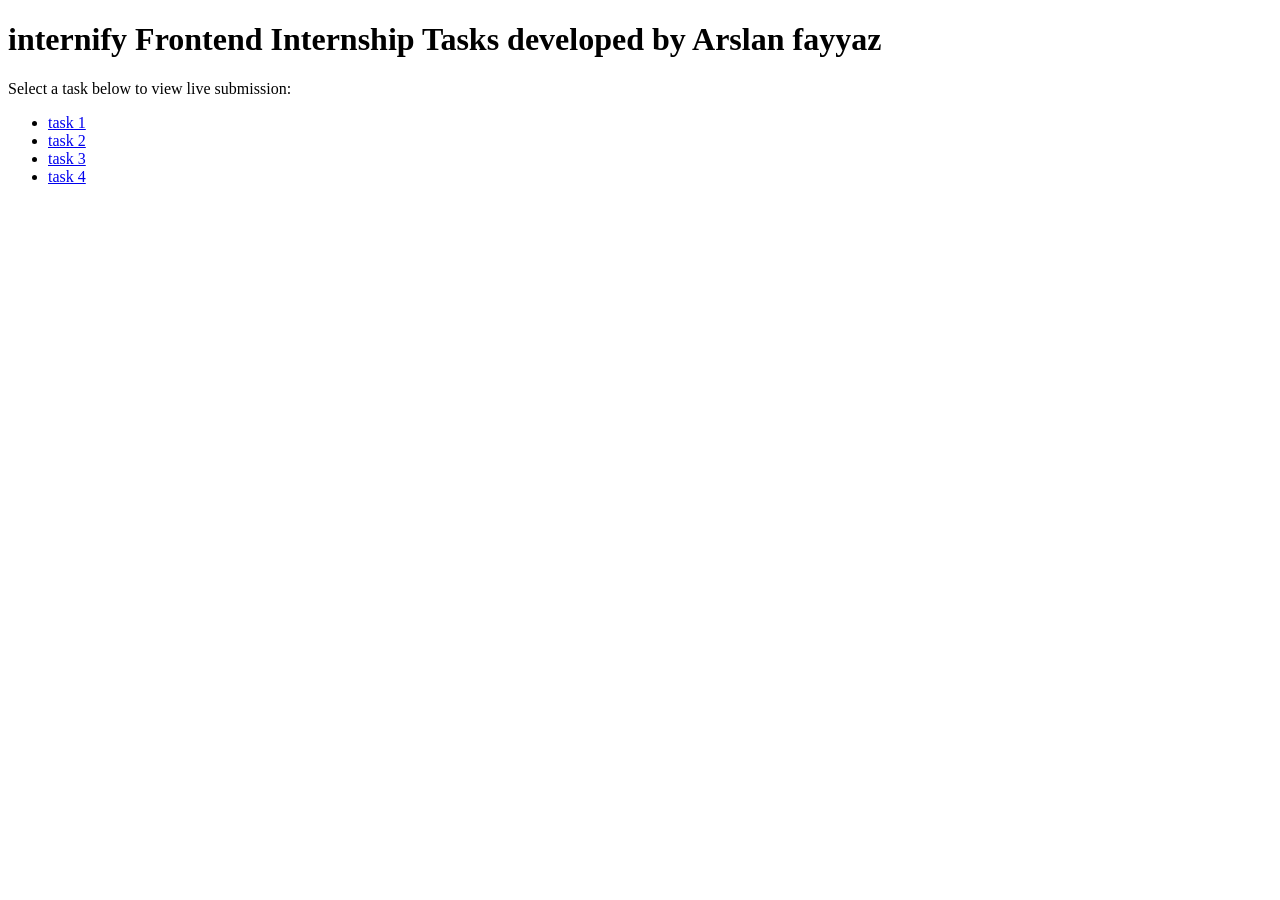
<file: index.html>
<!DOCTYPE html>
<html lang="en">
<head>
    <meta charset="UTF-8">
    <meta name="viewport" content="width=device-width, initial-scale=1.0">
    <title>all Frontend Internship Tasks</title>
</head>
<body>
    <h1>internify Frontend Internship Tasks developed by Arslan fayyaz </h1>
    <p>Select a task below to view live submission:</p>
    
    <ul>
        <li><a href="./task-1/">task 1</a></li>
        <li><a href="./task-2/">task 2</a></li>
        <li><a href="./task-3/">task 3</a></li>
        <li><a href="./task-4/">task 4</a></li>
    </ul>
</body>
</html>
</file>
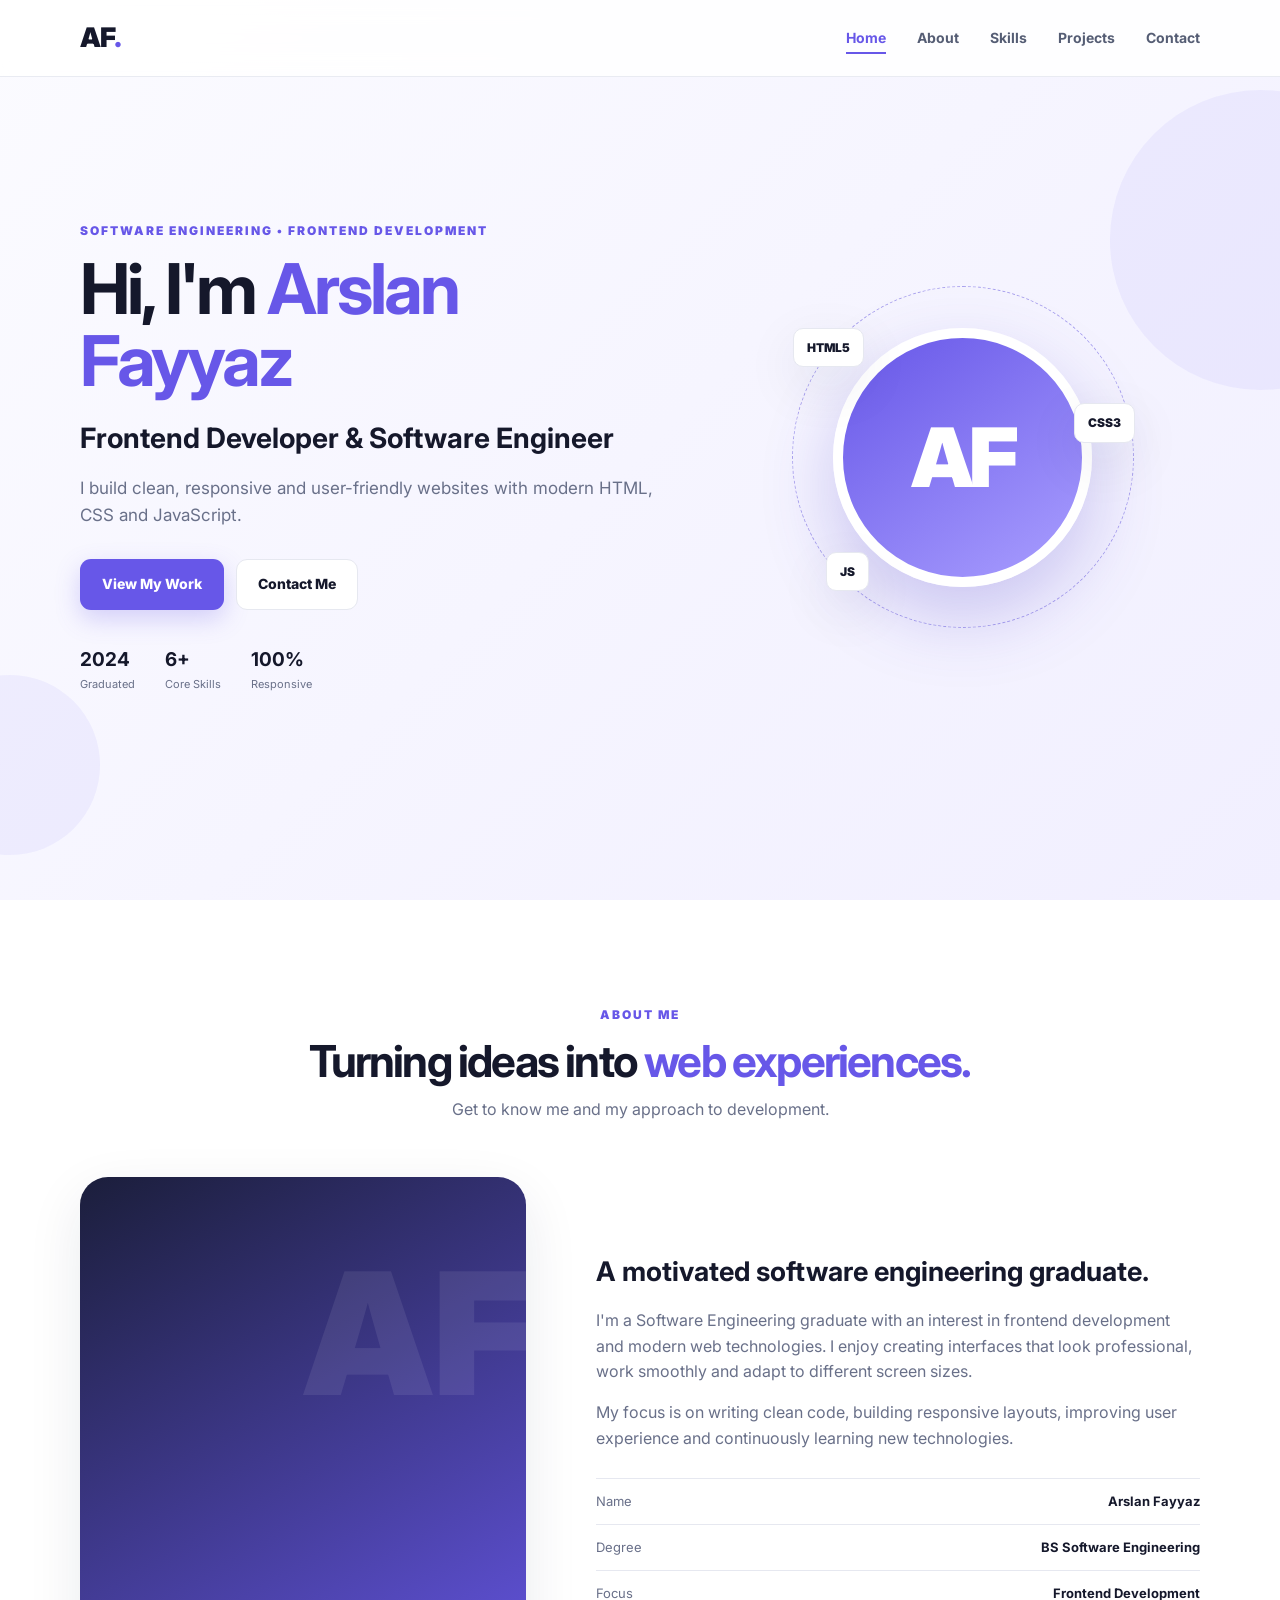
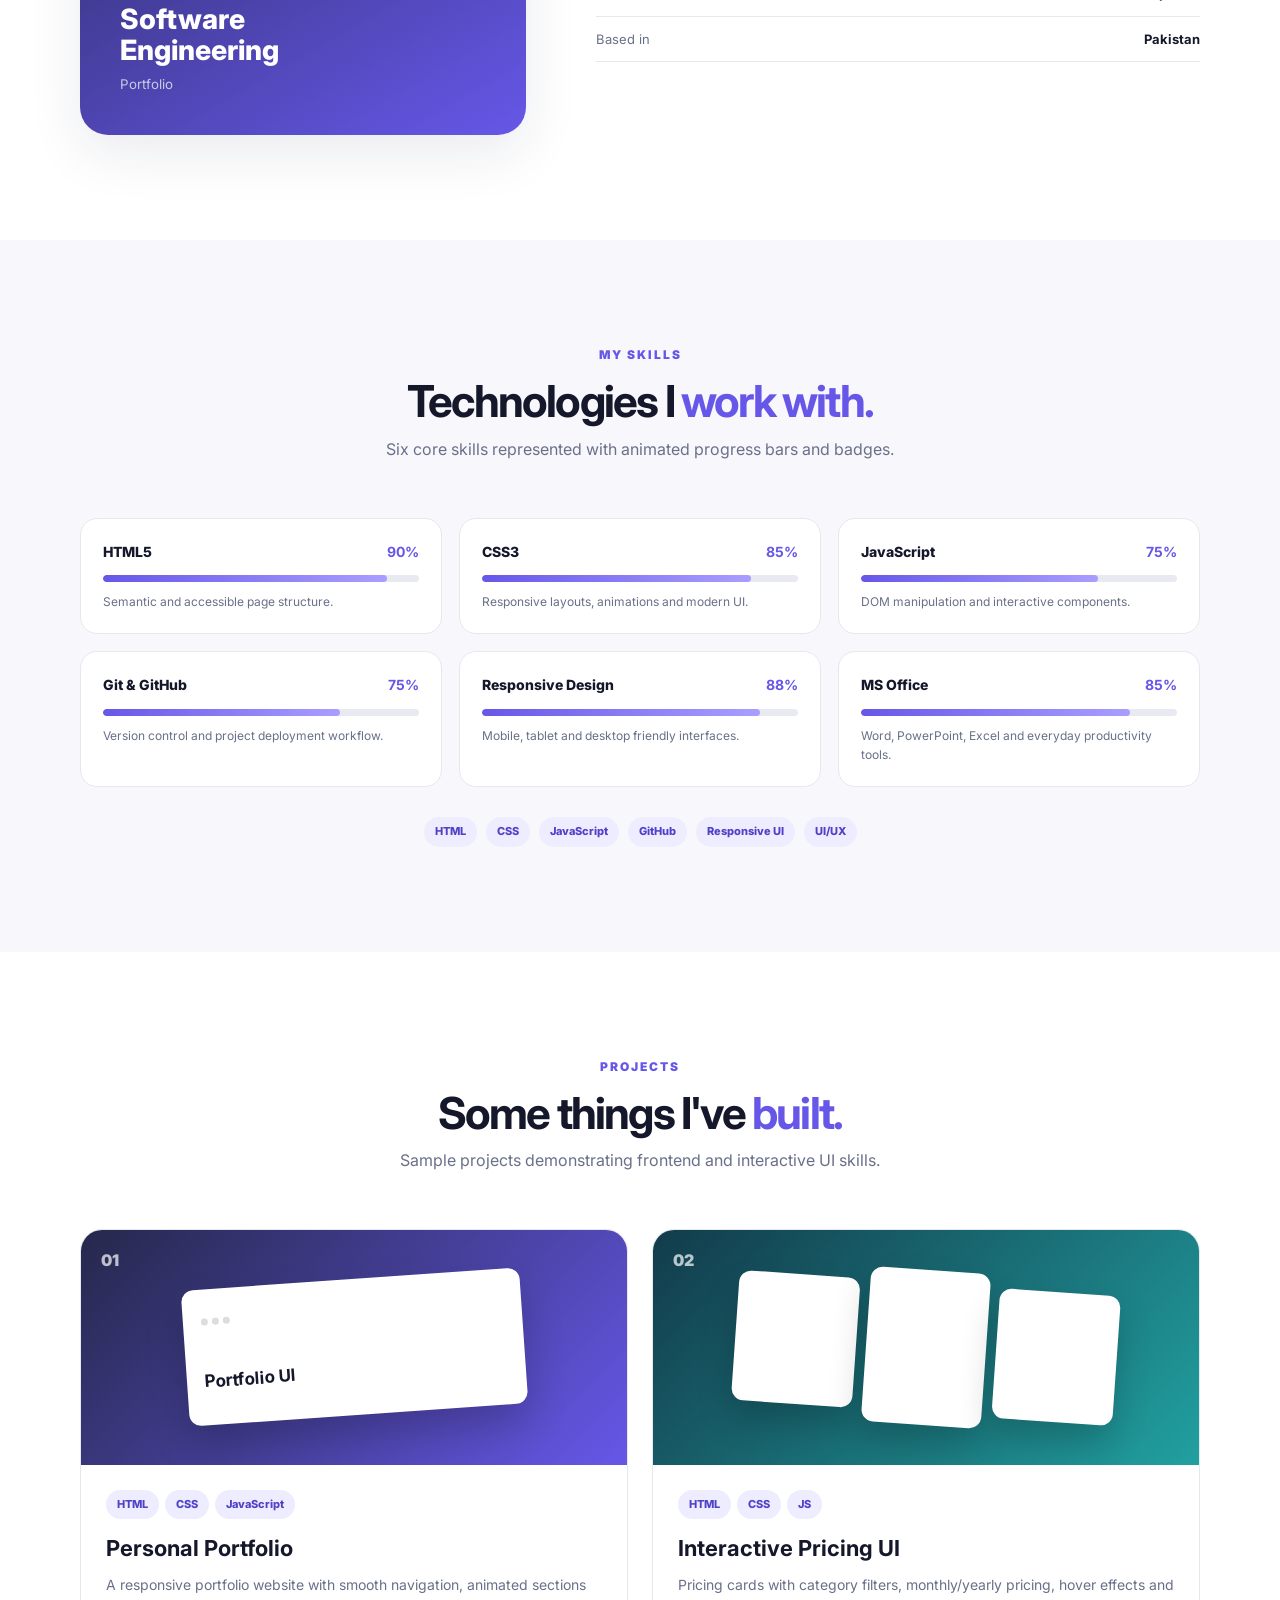
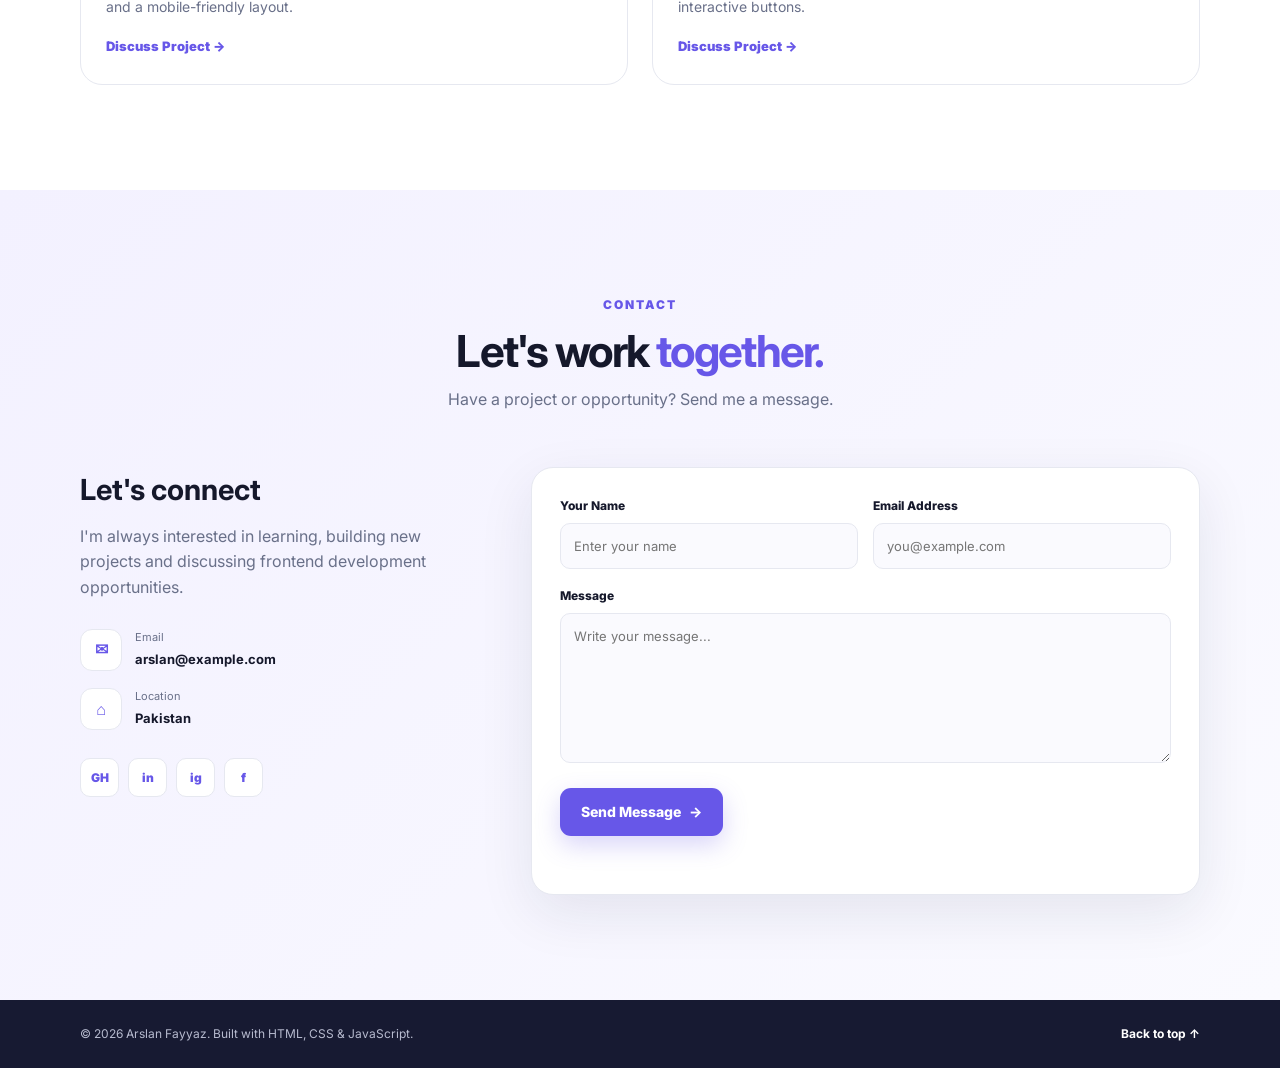
<file: Task-1/index.html>
<!DOCTYPE html>
<html lang="en">
<head>
  <meta charset="UTF-8">
  <meta name="viewport" content="width=device-width, initial-scale=1.0">
  <meta name="description" content="Arslan Fayyaz - Software Engineering Portfolio">
  <title>Arslan Fayyaz | Portfolio</title>
  <link rel="preconnect" href="https://fonts.googleapis.com">
  <link rel="preconnect" href="https://fonts.gstatic.com" crossorigin>
  <link href="https://fonts.googleapis.com/css2?family=Inter:wght@400;500;600;700;800&display=swap" rel="stylesheet">
  <link rel="stylesheet" href="style.css">
</head>
<body>

  <header class="header">
    <nav class="navbar container">
      <a href="#home" class="logo">AF<span>.</span></a>

      <button class="menu-btn" id="menuBtn" aria-label="Open navigation menu" aria-expanded="false">
        <span></span><span></span><span></span>
      </button>

      <ul class="nav-links" id="navLinks">
        <li><a href="#home" class="nav-link active">Home</a></li>
        <li><a href="#about" class="nav-link">About</a></li>
        <li><a href="#skills" class="nav-link">Skills</a></li>
        <li><a href="#projects" class="nav-link">Projects</a></li>
        <li><a href="#contact" class="nav-link">Contact</a></li>
      </ul>
    </nav>
  </header>

  <main>
    <!-- HOME -->
    <section class="hero section" id="home">
      <div class="hero-bg-circle circle-one"></div>
      <div class="hero-bg-circle circle-two"></div>

      <div class="container hero-grid">
        <div class="hero-content reveal">
          <p class="eyebrow">SOFTWARE ENGINEERING • FRONTEND DEVELOPMENT</p>
          <h1>Hi, I'm <span>Arslan Fayyaz</span></h1>
          <h2>Frontend Developer & Software Engineer</h2>
          <p class="hero-text">
            I build clean, responsive and user-friendly websites with modern
            HTML, CSS and JavaScript.
          </p>

          <div class="hero-buttons">
            <a href="#projects" class="btn btn-primary">View My Work</a>
            <a href="#contact" class="btn btn-outline">Contact Me</a>
          </div>

          <div class="quick-stats">
            <div><strong>2024</strong><span>Graduated</span></div>
            <div><strong>6+</strong><span>Core Skills</span></div>
            <div><strong>100%</strong><span>Responsive</span></div>
          </div>
        </div>

        <div class="profile-wrap reveal">
          <div class="profile-card">
            <div class="profile-image">
              <div class="profile-initials">AF</div>
            </div>
            <div class="profile-glow"></div>
            <div class="floating-tag tag-one">HTML5</div>
            <div class="floating-tag tag-two">CSS3</div>
            <div class="floating-tag tag-three">JS</div>
          </div>
        </div>
      </div>
    </section>

    <!-- ABOUT -->
    <section class="section about" id="about">
      <div class="container">
        <div class="section-heading reveal">
          <p class="eyebrow">ABOUT ME</p>
          <h2>Turning ideas into <span>web experiences.</span></h2>
          <p>Get to know me and my approach to development.</p>
        </div>

        <div class="about-grid">
          <div class="about-image reveal">
            <div class="about-photo">
              <span>Software<br>Engineering</span>
              <small>Portfolio</small>
            </div>
          </div>

          <div class="about-content reveal">
            <h3>A motivated software engineering graduate.</h3>
            <p>
              I'm a Software Engineering graduate with an interest in frontend
              development and modern web technologies. I enjoy creating
              interfaces that look professional, work smoothly and adapt to
              different screen sizes.
            </p>
            <p>
              My focus is on writing clean code, building responsive layouts,
              improving user experience and continuously learning new
              technologies.
            </p>

            <div class="info-list">
              <div><span>Name</span><strong>Arslan Fayyaz</strong></div>
              <div><span>Degree</span><strong>BS Software Engineering</strong></div>
              <div><span>Focus</span><strong>Frontend Development</strong></div>
              <div><span>Based in</span><strong>Pakistan</strong></div>
            </div>
          </div>
        </div>
      </div>
    </section>

    <!-- SKILLS -->
    <section class="section skills" id="skills">
      <div class="container">
        <div class="section-heading reveal">
          <p class="eyebrow">MY SKILLS</p>
          <h2>Technologies I <span>work with.</span></h2>
          <p>Six core skills represented with animated progress bars and badges.</p>
        </div>

        <div class="skills-grid">
          <div class="skill-card reveal">
            <div class="skill-top"><span>HTML5</span><strong>90%</strong></div>
            <div class="progress"><span style="--level:90%"></span></div>
            <p>Semantic and accessible page structure.</p>
          </div>

          <div class="skill-card reveal">
            <div class="skill-top"><span>CSS3</span><strong>85%</strong></div>
            <div class="progress"><span style="--level:85%"></span></div>
            <p>Responsive layouts, animations and modern UI.</p>
          </div>

          <div class="skill-card reveal">
            <div class="skill-top"><span>JavaScript</span><strong>75%</strong></div>
            <div class="progress"><span style="--level:75%"></span></div>
            <p>DOM manipulation and interactive components.</p>
          </div>

          <div class="skill-card reveal">
            <div class="skill-top"><span>Git & GitHub</span><strong>75%</strong></div>
            <div class="progress"><span style="--level:75%"></span></div>
            <p>Version control and project deployment workflow.</p>
          </div>

          <div class="skill-card reveal">
            <div class="skill-top"><span>Responsive Design</span><strong>88%</strong></div>
            <div class="progress"><span style="--level:88%"></span></div>
            <p>Mobile, tablet and desktop friendly interfaces.</p>
          </div>

          <div class="skill-card reveal">
            <div class="skill-top"><span>MS Office</span><strong>85%</strong></div>
            <div class="progress"><span style="--level:85%"></span></div>
            <p>Word, PowerPoint, Excel and everyday productivity tools.</p>
          </div>
        </div>

        <div class="skill-badges reveal">
          <span>HTML</span><span>CSS</span><span>JavaScript</span>
          <span>GitHub</span><span>Responsive UI</span><span>UI/UX</span>
        </div>
      </div>
    </section>

    <!-- PROJECTS -->
    <section class="section projects" id="projects">
      <div class="container">
        <div class="section-heading reveal">
          <p class="eyebrow">PROJECTS</p>
          <h2>Some things I've <span>built.</span></h2>
          <p>Sample projects demonstrating frontend and interactive UI skills.</p>
        </div>

        <div class="project-grid">
          <article class="project-card reveal">
            <div class="project-image project-one">
              <span>01</span>
              <div class="mock-window">
                <i></i><i></i><i></i>
                <b>Portfolio UI</b>
              </div>
            </div>
            <div class="project-content">
              <div class="project-tags"><span>HTML</span><span>CSS</span><span>JavaScript</span></div>
              <h3>Personal Portfolio</h3>
              <p>
                A responsive portfolio website with smooth navigation,
                animated sections and a mobile-friendly layout.
              </p>
              <a href="#contact" class="project-link">Discuss Project →</a>
            </div>
          </article>

          <article class="project-card reveal">
            <div class="project-image project-two">
              <span>02</span>
              <div class="mock-cards">
                <div></div><div></div><div></div>
              </div>
            </div>
            <div class="project-content">
              <div class="project-tags"><span>HTML</span><span>CSS</span><span>JS</span></div>
              <h3>Interactive Pricing UI</h3>
              <p>
                Pricing cards with category filters, monthly/yearly pricing,
                hover effects and interactive buttons.
              </p>
              <a href="#contact" class="project-link">Discuss Project →</a>
            </div>
          </article>
        </div>
      </div>
    </section>

    <!-- CONTACT -->
    <section class="section contact" id="contact">
      <div class="container">
        <div class="section-heading reveal">
          <p class="eyebrow">CONTACT</p>
          <h2>Let's work <span>together.</span></h2>
          <p>Have a project or opportunity? Send me a message.</p>
        </div>

        <div class="contact-grid">
          <div class="contact-info reveal">
            <h3>Let's connect</h3>
            <p>
              I'm always interested in learning, building new projects and
              discussing frontend development opportunities.
            </p>

            <div class="contact-item">
              <div class="contact-icon">✉</div>
              <div><small>Email</small><strong>arslan@example.com</strong></div>
            </div>
            <div class="contact-item">
              <div class="contact-icon">⌂</div>
              <div><small>Location</small><strong>Pakistan</strong></div>
            </div>

            <div class="socials">
              <a href="#" aria-label="GitHub">GH</a>
              <a href="#" aria-label="LinkedIn">in</a>
              <a href="#" aria-label="Instagram">ig</a>
              <a href="#" aria-label="Facebook">f</a>
            </div>
          </div>

          <form class="contact-form reveal" id="contactForm">
            <div class="form-row">
              <div class="field">
                <label for="name">Your Name</label>
                <input id="name" name="name" type="text" placeholder="Enter your name" required>
              </div>
              <div class="field">
                <label for="email">Email Address</label>
                <input id="email" name="email" type="email" placeholder="you@example.com" required>
              </div>
            </div>

            <div class="field">
              <label for="message">Message</label>
              <textarea id="message" name="message" rows="6" placeholder="Write your message..." required></textarea>
            </div>

            <button class="btn btn-primary submit-btn" type="submit">Send Message <span>→</span></button>
            <p class="form-message" id="formMessage"></p>
          </form>
        </div>
      </div>
    </section>
  </main>

  <footer class="footer">
    <div class="container footer-inner">
      <p>© 2026 Arslan Fayyaz. Built with HTML, CSS & JavaScript.</p>
      <a href="#home">Back to top ↑</a>
    </div>
  </footer>

  <script src="script.js"></script>
</body>
</html>
</file>
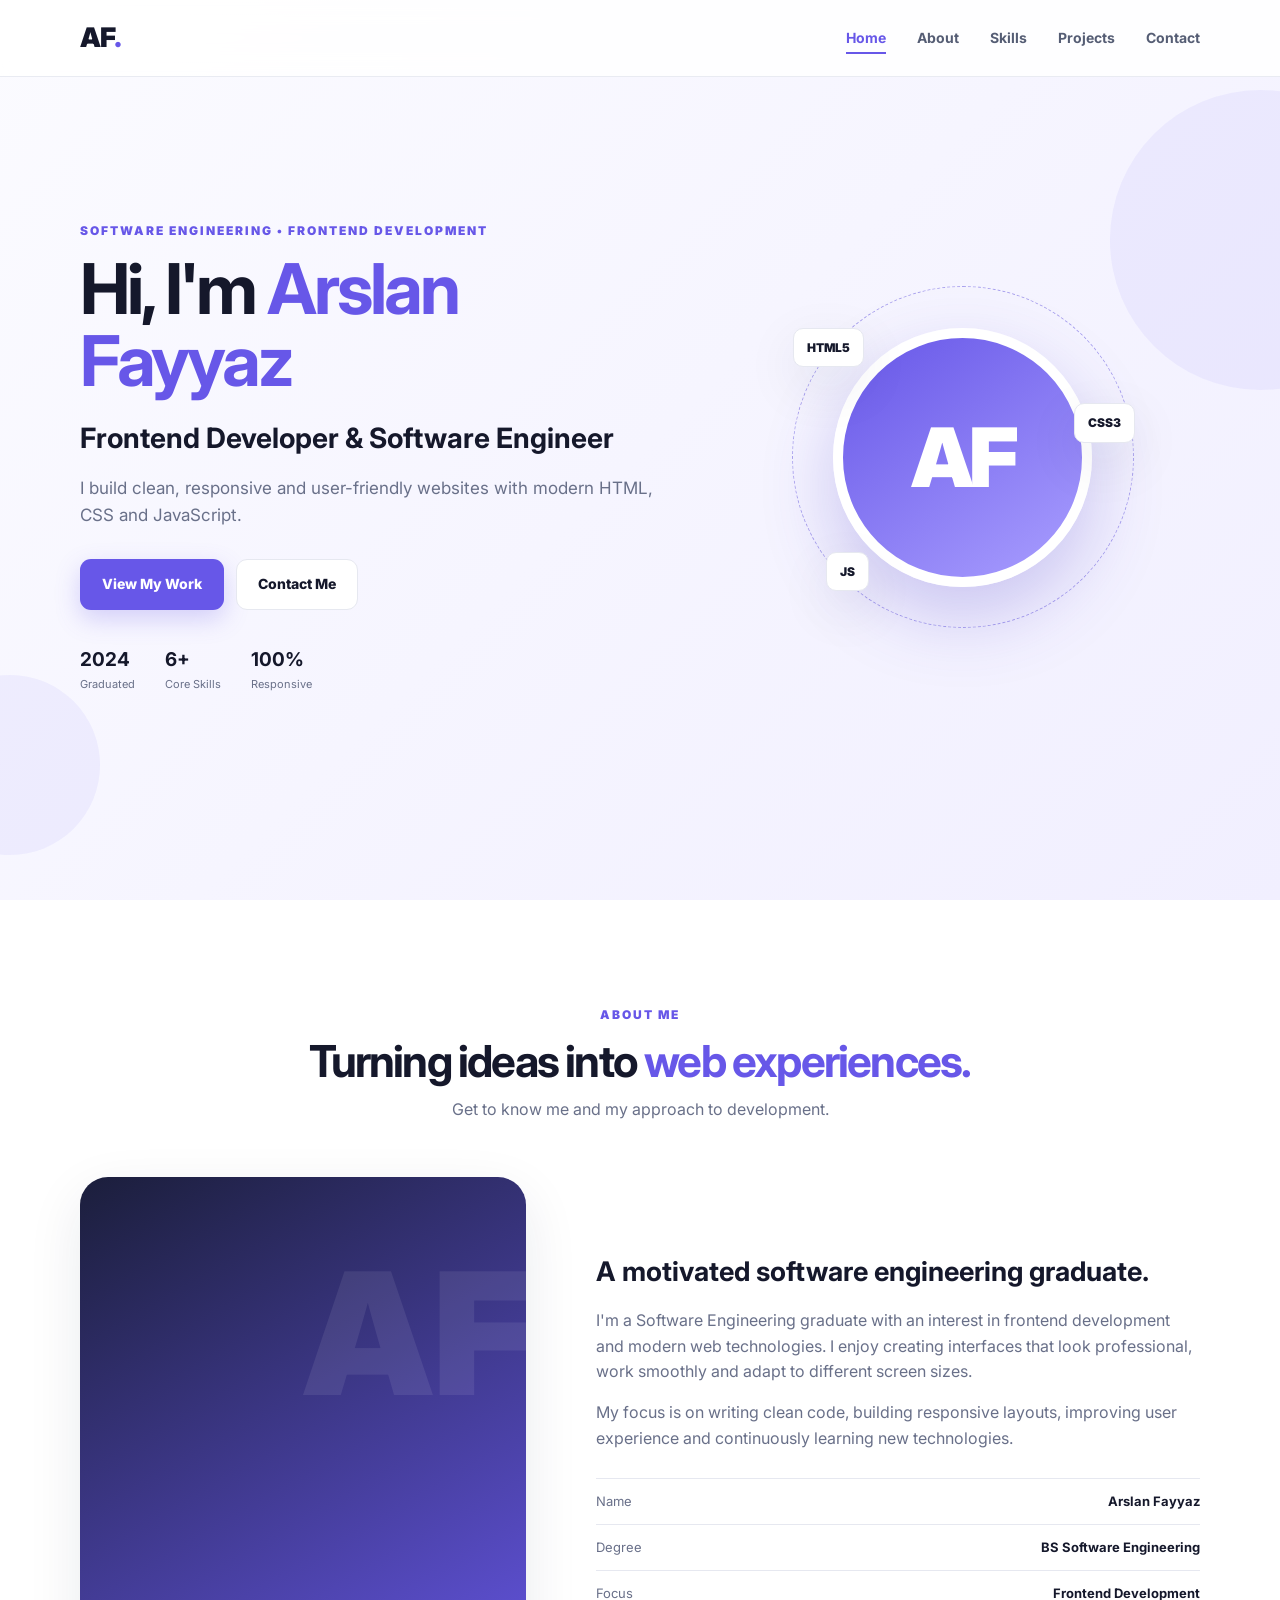
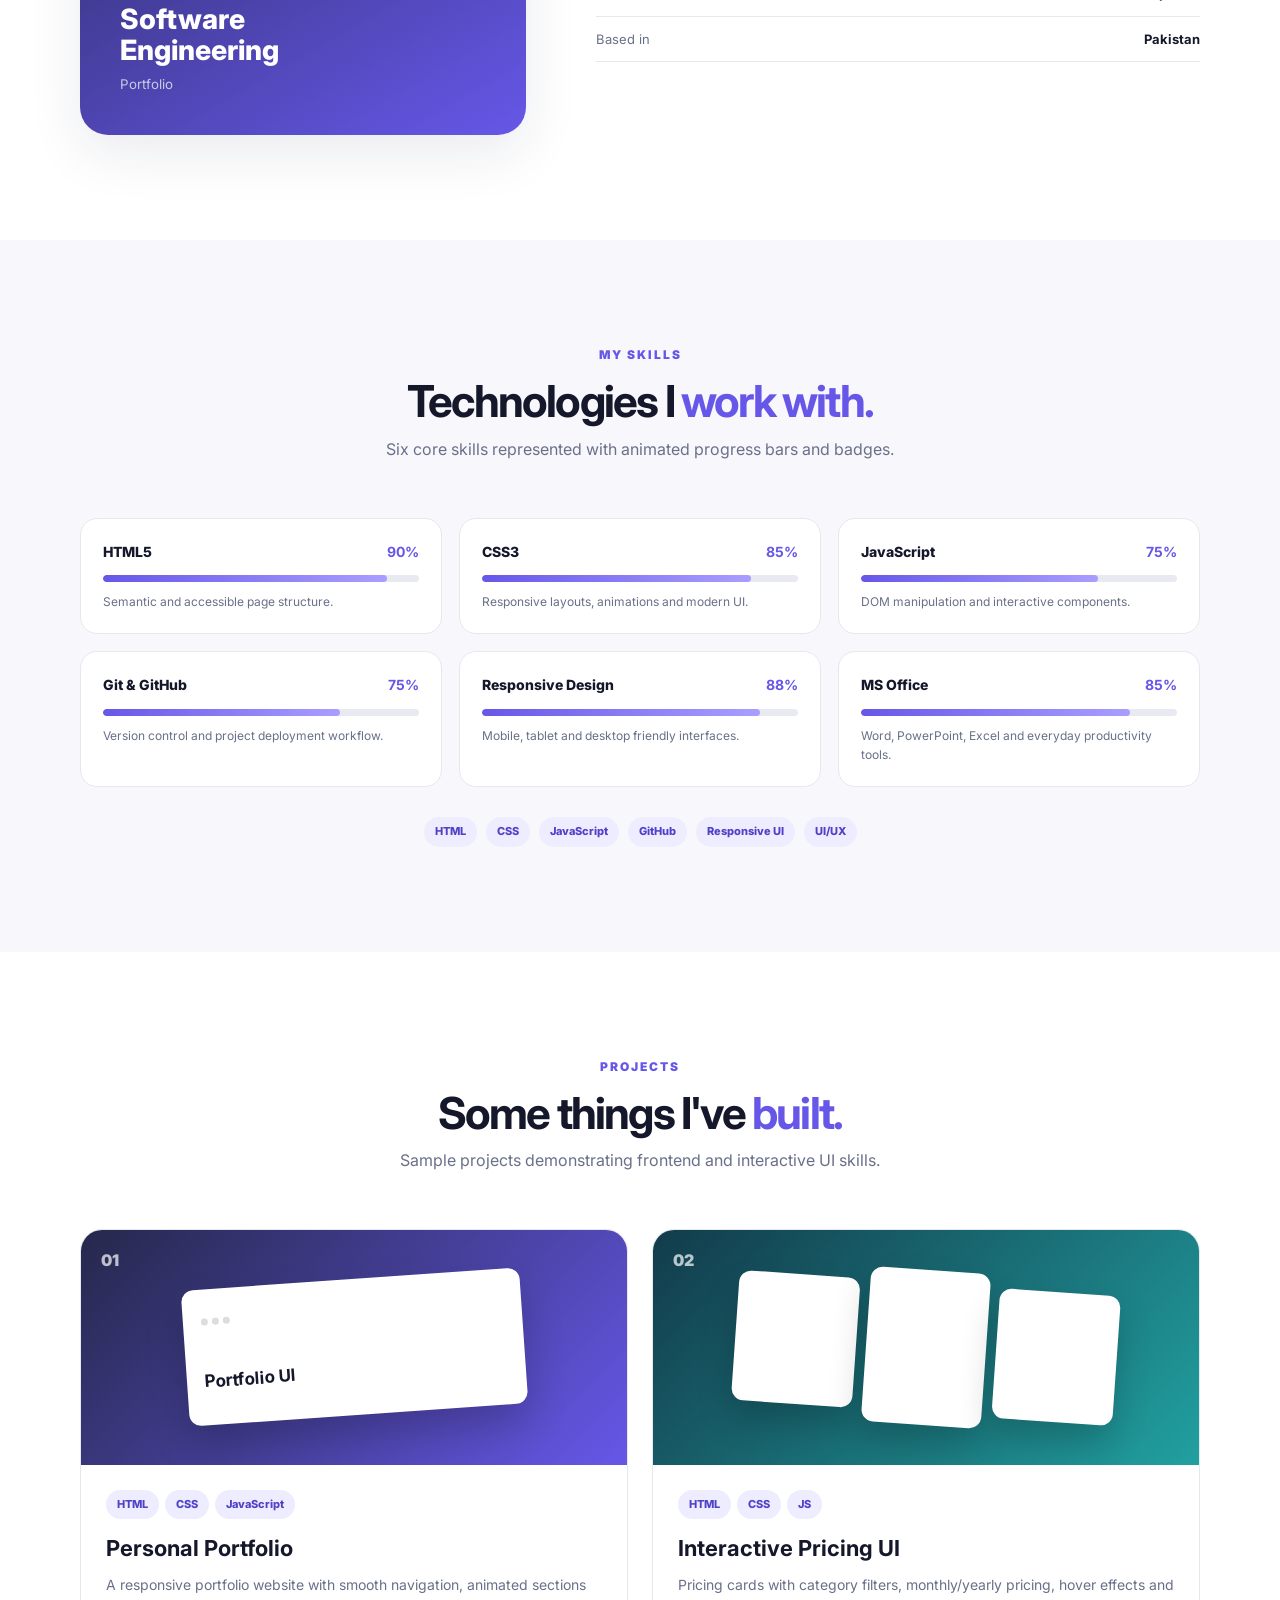
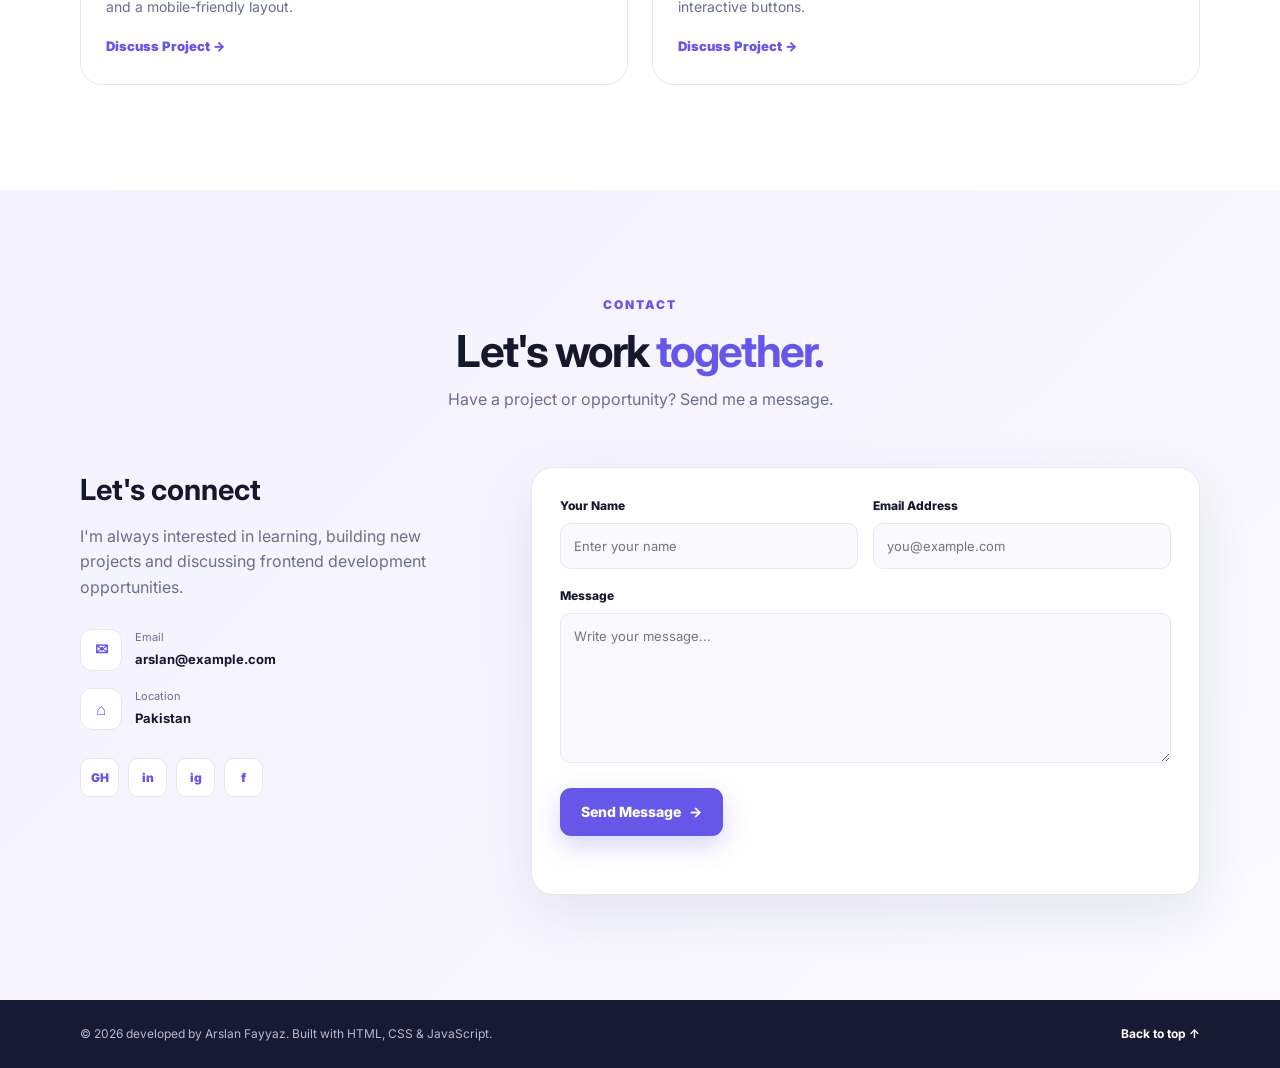
<file: task-1/index.html>
<!DOCTYPE html>
<html lang="en">
<head>
  <meta charset="UTF-8">
  <meta name="viewport" content="width=device-width, initial-scale=1.0">
  <meta name="description" content="Arslan Fayyaz - Software Engineering Portfolio">
  <title>Arslan Fayyaz | Portfolio</title>
  <link rel="preconnect" href="https://fonts.googleapis.com">
  <link rel="preconnect" href="https://fonts.gstatic.com" crossorigin>
  <link href="https://fonts.googleapis.com/css2?family=Inter:wght@400;500;600;700;800&display=swap" rel="stylesheet">
  <link rel="stylesheet" href="style.css">
</head>
<body>

  <header class="header">
    <nav class="navbar container">
      <a href="#home" class="logo">AF<span>.</span></a>

      <button class="menu-btn" id="menuBtn" aria-label="Open navigation menu" aria-expanded="false">
        <span></span><span></span><span></span>
      </button>

      <ul class="nav-links" id="navLinks">
        <li><a href="#home" class="nav-link active">Home</a></li>
        <li><a href="#about" class="nav-link">About</a></li>
        <li><a href="#skills" class="nav-link">Skills</a></li>
        <li><a href="#projects" class="nav-link">Projects</a></li>
        <li><a href="#contact" class="nav-link">Contact</a></li>
      </ul>
    </nav>
  </header>

  <main>
    <!-- HOME -->
    <section class="hero section" id="home">
      <div class="hero-bg-circle circle-one"></div>
      <div class="hero-bg-circle circle-two"></div>

      <div class="container hero-grid">
        <div class="hero-content reveal">
          <p class="eyebrow">SOFTWARE ENGINEERING • FRONTEND DEVELOPMENT</p>
          <h1>Hi, I'm <span>Arslan Fayyaz</span></h1>
          <h2>Frontend Developer & Software Engineer</h2>
          <p class="hero-text">
            I build clean, responsive and user-friendly websites with modern
            HTML, CSS and JavaScript.
          </p>

          <div class="hero-buttons">
            <a href="#projects" class="btn btn-primary">View My Work</a>
            <a href="#contact" class="btn btn-outline">Contact Me</a>
          </div>

          <div class="quick-stats">
            <div><strong>2024</strong><span>Graduated</span></div>
            <div><strong>6+</strong><span>Core Skills</span></div>
            <div><strong>100%</strong><span>Responsive</span></div>
          </div>
        </div>

        <div class="profile-wrap reveal">
          <div class="profile-card">
            <div class="profile-image">
              <div class="profile-initials">AF</div>
            </div>
            <div class="profile-glow"></div>
            <div class="floating-tag tag-one">HTML5</div>
            <div class="floating-tag tag-two">CSS3</div>
            <div class="floating-tag tag-three">JS</div>
          </div>
        </div>
      </div>
    </section>

    <!-- ABOUT -->
    <section class="section about" id="about">
      <div class="container">
        <div class="section-heading reveal">
          <p class="eyebrow">ABOUT ME</p>
          <h2>Turning ideas into <span>web experiences.</span></h2>
          <p>Get to know me and my approach to development.</p>
        </div>

        <div class="about-grid">
          <div class="about-image reveal">
            <div class="about-photo">
              <span>Software<br>Engineering</span>
              <small>Portfolio</small>
            </div>
          </div>

          <div class="about-content reveal">
            <h3>A motivated software engineering graduate.</h3>
            <p>
              I'm a Software Engineering graduate with an interest in frontend
              development and modern web technologies. I enjoy creating
              interfaces that look professional, work smoothly and adapt to
              different screen sizes.
            </p>
            <p>
              My focus is on writing clean code, building responsive layouts,
              improving user experience and continuously learning new
              technologies.
            </p>

            <div class="info-list">
              <div><span>Name</span><strong>Arslan Fayyaz</strong></div>
              <div><span>Degree</span><strong>BS Software Engineering</strong></div>
              <div><span>Focus</span><strong>Frontend Development</strong></div>
              <div><span>Based in</span><strong>Pakistan</strong></div>
            </div>
          </div>
        </div>
      </div>
    </section>

    <!-- SKILLS -->
    <section class="section skills" id="skills">
      <div class="container">
        <div class="section-heading reveal">
          <p class="eyebrow">MY SKILLS</p>
          <h2>Technologies I <span>work with.</span></h2>
          <p>Six core skills represented with animated progress bars and badges.</p>
        </div>

        <div class="skills-grid">
          <div class="skill-card reveal">
            <div class="skill-top"><span>HTML5</span><strong>90%</strong></div>
            <div class="progress"><span style="--level:90%"></span></div>
            <p>Semantic and accessible page structure.</p>
          </div>

          <div class="skill-card reveal">
            <div class="skill-top"><span>CSS3</span><strong>85%</strong></div>
            <div class="progress"><span style="--level:85%"></span></div>
            <p>Responsive layouts, animations and modern UI.</p>
          </div>

          <div class="skill-card reveal">
            <div class="skill-top"><span>JavaScript</span><strong>75%</strong></div>
            <div class="progress"><span style="--level:75%"></span></div>
            <p>DOM manipulation and interactive components.</p>
          </div>

          <div class="skill-card reveal">
            <div class="skill-top"><span>Git & GitHub</span><strong>75%</strong></div>
            <div class="progress"><span style="--level:75%"></span></div>
            <p>Version control and project deployment workflow.</p>
          </div>

          <div class="skill-card reveal">
            <div class="skill-top"><span>Responsive Design</span><strong>88%</strong></div>
            <div class="progress"><span style="--level:88%"></span></div>
            <p>Mobile, tablet and desktop friendly interfaces.</p>
          </div>

          <div class="skill-card reveal">
            <div class="skill-top"><span>MS Office</span><strong>85%</strong></div>
            <div class="progress"><span style="--level:85%"></span></div>
            <p>Word, PowerPoint, Excel and everyday productivity tools.</p>
          </div>
        </div>

        <div class="skill-badges reveal">
          <span>HTML</span><span>CSS</span><span>JavaScript</span>
          <span>GitHub</span><span>Responsive UI</span><span>UI/UX</span>
        </div>
      </div>
    </section>

    <!-- PROJECTS -->
    <section class="section projects" id="projects">
      <div class="container">
        <div class="section-heading reveal">
          <p class="eyebrow">PROJECTS</p>
          <h2>Some things I've <span>built.</span></h2>
          <p>Sample projects demonstrating frontend and interactive UI skills.</p>
        </div>

        <div class="project-grid">
          <article class="project-card reveal">
            <div class="project-image project-one">
              <span>01</span>
              <div class="mock-window">
                <i></i><i></i><i></i>
                <b>Portfolio UI</b>
              </div>
            </div>
            <div class="project-content">
              <div class="project-tags"><span>HTML</span><span>CSS</span><span>JavaScript</span></div>
              <h3>Personal Portfolio</h3>
              <p>
                A responsive portfolio website with smooth navigation,
                animated sections and a mobile-friendly layout.
              </p>
              <a href="#contact" class="project-link">Discuss Project →</a>
            </div>
          </article>

          <article class="project-card reveal">
            <div class="project-image project-two">
              <span>02</span>
              <div class="mock-cards">
                <div></div><div></div><div></div>
              </div>
            </div>
            <div class="project-content">
              <div class="project-tags"><span>HTML</span><span>CSS</span><span>JS</span></div>
              <h3>Interactive Pricing UI</h3>
              <p>
                Pricing cards with category filters, monthly/yearly pricing,
                hover effects and interactive buttons.
              </p>
              <a href="#contact" class="project-link">Discuss Project →</a>
            </div>
          </article>
        </div>
      </div>
    </section>

    <!-- CONTACT -->
    <section class="section contact" id="contact">
      <div class="container">
        <div class="section-heading reveal">
          <p class="eyebrow">CONTACT</p>
          <h2>Let's work <span>together.</span></h2>
          <p>Have a project or opportunity? Send me a message.</p>
        </div>

        <div class="contact-grid">
          <div class="contact-info reveal">
            <h3>Let's connect</h3>
            <p>
              I'm always interested in learning, building new projects and
              discussing frontend development opportunities.
            </p>

            <div class="contact-item">
              <div class="contact-icon">✉</div>
              <div><small>Email</small><strong>arslan@example.com</strong></div>
            </div>
            <div class="contact-item">
              <div class="contact-icon">⌂</div>
              <div><small>Location</small><strong>Pakistan</strong></div>
            </div>

            <div class="socials">
              <a href="#" aria-label="GitHub">GH</a>
              <a href="#" aria-label="LinkedIn">in</a>
              <a href="#" aria-label="Instagram">ig</a>
              <a href="#" aria-label="Facebook">f</a>
            </div>
          </div>

          <form class="contact-form reveal" id="contactForm">
            <div class="form-row">
              <div class="field">
                <label for="name">Your Name</label>
                <input id="name" name="name" type="text" placeholder="Enter your name" required>
              </div>
              <div class="field">
                <label for="email">Email Address</label>
                <input id="email" name="email" type="email" placeholder="you@example.com" required>
              </div>
            </div>

            <div class="field">
              <label for="message">Message</label>
              <textarea id="message" name="message" rows="6" placeholder="Write your message..." required></textarea>
            </div>

            <button class="btn btn-primary submit-btn" type="submit">Send Message <span>→</span></button>
            <p class="form-message" id="formMessage"></p>
          </form>
        </div>
      </div>
    </section>
  </main>

  <footer class="footer">
    <div class="container footer-inner">
      <p>© 2026 developed by Arslan Fayyaz. Built with HTML, CSS & JavaScript.</p>
      <a href="#home">Back to top ↑</a>
    </div>
  </footer>

  <script src="script.js"></script>
</body>
</html>
</file>
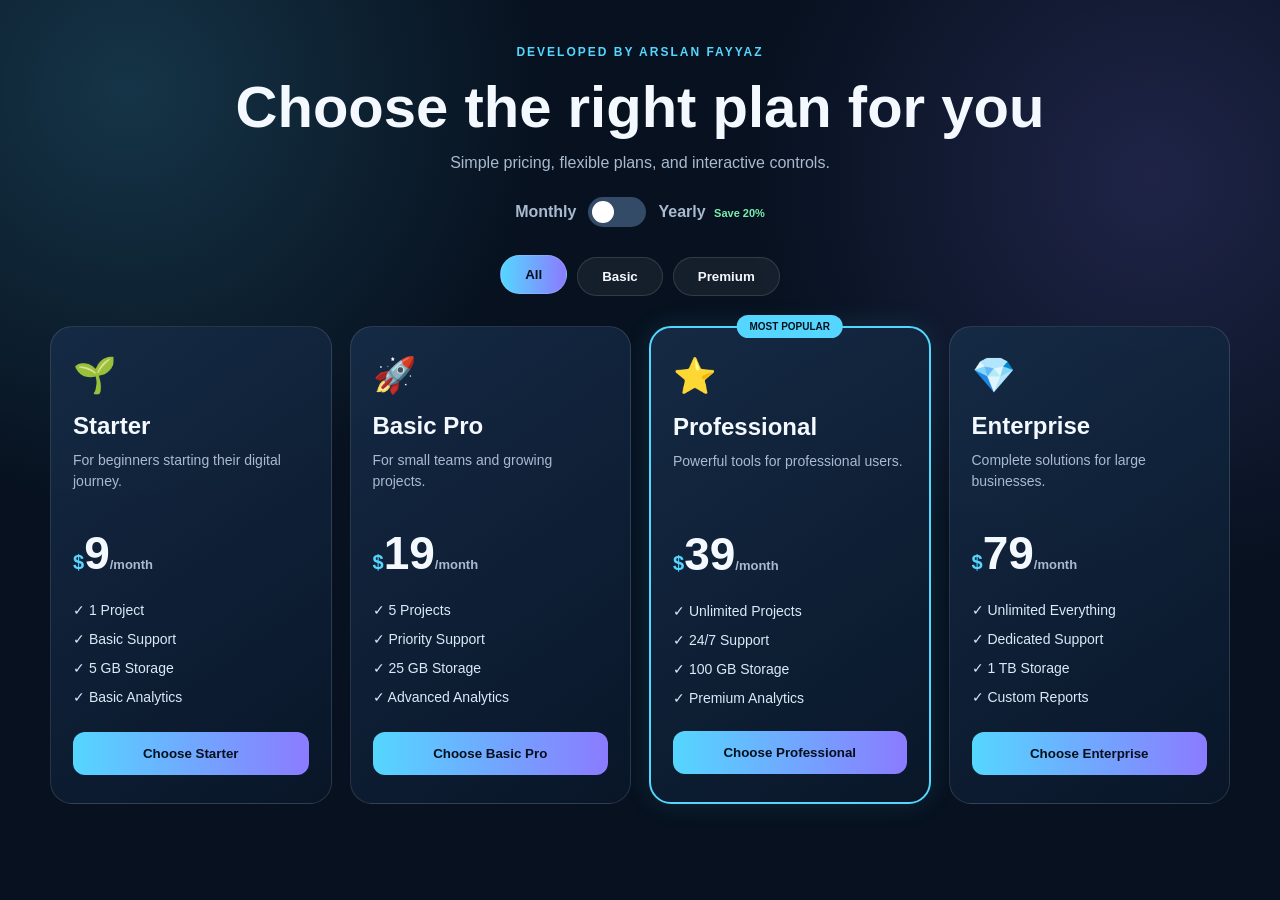
<file: task-2/index.html>
<!DOCTYPE html>
<html lang="en">
<head>
  <meta charset="UTF-8">
  <meta name="viewport" content="width=device-width, initial-scale=1.0">
  <title>Interactive Pricing Plans</title>
  <link rel="stylesheet" href="style.css">
</head>
<body>
  <main class="container">
    <header class="hero">
      <p class="eyebrow">DEVELOPED BY ARSLAN FAYYAZ</p>
      <h1>Choose the right plan for you</h1>
      <p class="subtitle">Simple pricing, flexible plans, and interactive controls.</p>

      <div class="billing-box" aria-label="Billing period">
        <span>Monthly</span>
        <button id="billingToggle" class="toggle" type="button" aria-pressed="false">
          <span class="toggle-knob"></span>
        </button>
        <span>Yearly <b class="save">Save 20%</b></span>
      </div>
    </header>

    <section class="filters" aria-label="Plan filters">
      <button class="filter active" data-filter="all" type="button">All</button>
      <button class="filter" data-filter="basic" type="button">Basic</button>
      <button class="filter" data-filter="premium" type="button">Premium</button>
    </section>

    <section id="plans" class="plans">
      <article class="plan-card" data-category="basic">
        <div class="icon">🌱</div>
        <h2>Starter</h2>
        <p class="description">For beginners starting their digital journey.</p>
        <div class="price"><span class="currency">$</span><span class="amount" data-monthly="9" data-yearly="86">9</span><span class="period">/month</span></div>
        <ul>
          <li>✓ 1 Project</li>
          <li>✓ Basic Support</li>
          <li>✓ 5 GB Storage</li>
          <li>✓ Basic Analytics</li>
        </ul>
        <button class="choose-btn" data-plan="Starter" type="button">Choose Starter</button>
      </article>

      <article class="plan-card" data-category="basic">
        <div class="icon">🚀</div>
        <h2>Basic Pro</h2>
        <p class="description">For small teams and growing projects.</p>
        <div class="price"><span class="currency">$</span><span class="amount" data-monthly="19" data-yearly="182">19</span><span class="period">/month</span></div>
        <ul>
          <li>✓ 5 Projects</li>
          <li>✓ Priority Support</li>
          <li>✓ 25 GB Storage</li>
          <li>✓ Advanced Analytics</li>
        </ul>
        <button class="choose-btn" data-plan="Basic Pro" type="button">Choose Basic Pro</button>
      </article>

      <article class="plan-card popular" data-category="premium">
        <div class="popular-badge">MOST POPULAR</div>
        <div class="icon">⭐</div>
        <h2>Professional</h2>
        <p class="description">Powerful tools for professional users.</p>
        <div class="price"><span class="currency">$</span><span class="amount" data-monthly="39" data-yearly="374">39</span><span class="period">/month</span></div>
        <ul>
          <li>✓ Unlimited Projects</li>
          <li>✓ 24/7 Support</li>
          <li>✓ 100 GB Storage</li>
          <li>✓ Premium Analytics</li>
        </ul>
        <button class="choose-btn" data-plan="Professional" type="button">Choose Professional</button>
      </article>

      <article class="plan-card" data-category="premium">
        <div class="icon">💎</div>
        <h2>Enterprise</h2>
        <p class="description">Complete solutions for large businesses.</p>
        <div class="price"><span class="currency">$</span><span class="amount" data-monthly="79" data-yearly="758">79</span><span class="period">/month</span></div>
        <ul>
          <li>✓ Unlimited Everything</li>
          <li>✓ Dedicated Support</li>
          <li>✓ 1 TB Storage</li>
          <li>✓ Custom Reports</li>
        </ul>
        <button class="choose-btn" data-plan="Enterprise" type="button">Choose Enterprise</button>
      </article>
    </section>

    <p id="emptyMessage" class="empty" hidden>No plans found.</p>
    <div id="message" class="message" role="status" aria-live="polite"></div>
  </main>

  <script src="script.js"></script>
</body>
</html>
</file>
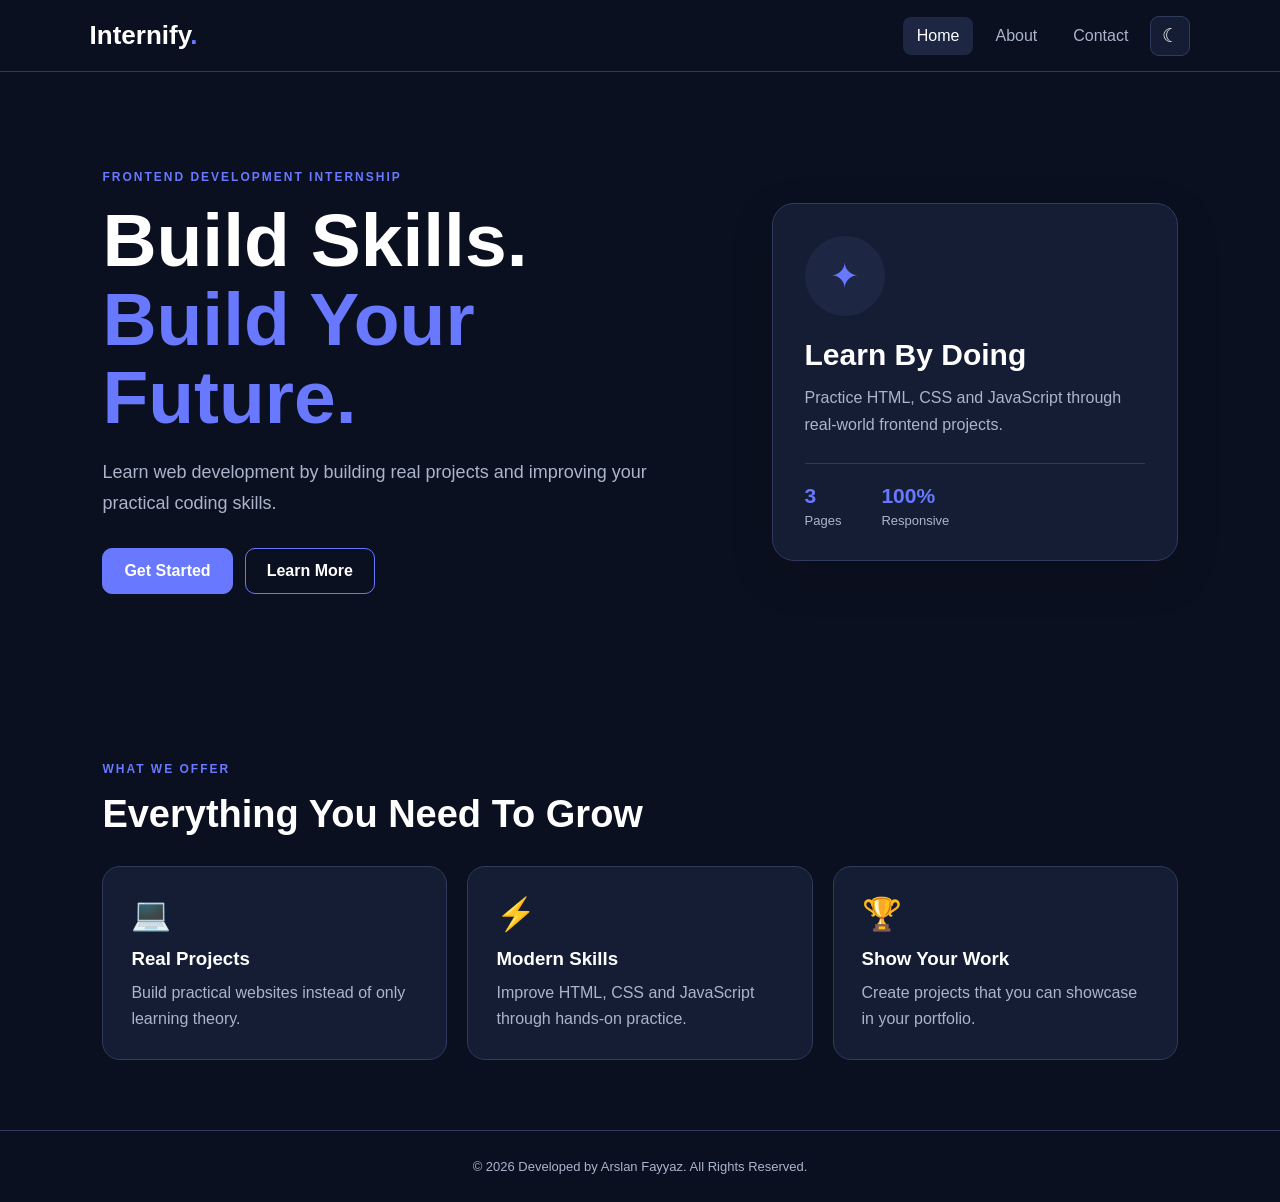
<file: task-3/index.html>
<!DOCTYPE html>
<html lang="en">
<head>
    <meta charset="UTF-8">
    <meta name="viewport" content="width=device-width, initial-scale=1.0">
    <title>Internify | Home</title>
    <link rel="stylesheet" href="style.css">
</head>

<body>

<header class="header">

    <a href="index.html" class="logo">
        Internify<span>.</span>
    </a>

    <button id="menuBtn" class="menu-btn">☰</button>

    <nav id="nav">
        <a href="index.html" class="active">Home</a>
        <a href="about.html">About</a>
        <a href="contact.html">Contact</a>

        <button id="themeBtn" class="theme-btn">☾</button>
    </nav>

</header>


<main>

<section class="hero">

    <div class="hero-content">

        <p class="eyebrow">
            FRONTEND DEVELOPMENT INTERNSHIP
        </p>

        <h1>
            Build Skills.<br>
            <span>Build Your Future.</span>
        </h1>

        <p class="hero-text">
            Learn web development by building real projects
            and improving your practical coding skills.
        </p>

        <div class="buttons">

            <a href="contact.html" class="btn primary">
                Get Started
            </a>

            <a href="about.html" class="btn secondary">
                Learn More
            </a>

        </div>

    </div>


    <div class="hero-card">

        <div class="hero-icon">✦</div>

        <h2>Learn By Doing</h2>

        <p>
            Practice HTML, CSS and JavaScript through
            real-world frontend projects.
        </p>

        <div class="stats">

            <div>
                <strong>3</strong>
                <span>Pages</span>
            </div>

            <div>
                <strong>100%</strong>
                <span>Responsive</span>
            </div>

        </div>

    </div>

</section>


<section class="section">

    <p class="eyebrow">WHAT WE OFFER</p>

    <h2>Everything You Need To Grow</h2>

    <div class="features">

        <article>
            <div class="feature-icon">💻</div>
            <h3>Real Projects</h3>
            <p>
                Build practical websites instead of only
                learning theory.
            </p>
        </article>

        <article>
            <div class="feature-icon">⚡</div>
            <h3>Modern Skills</h3>
            <p>
                Improve HTML, CSS and JavaScript through
                hands-on practice.
            </p>
        </article>

        <article>
            <div class="feature-icon">🏆</div>
            <h3>Show Your Work</h3>
            <p>
                Create projects that you can showcase
                in your portfolio.
            </p>
        </article>

    </div>

</section>

</main>


<footer>
    <p>© 2026 Developed by Arslan Fayyaz. All Rights Reserved.</p>
</footer>


<script src="script.js"></script>

</body>
</html>
</file>
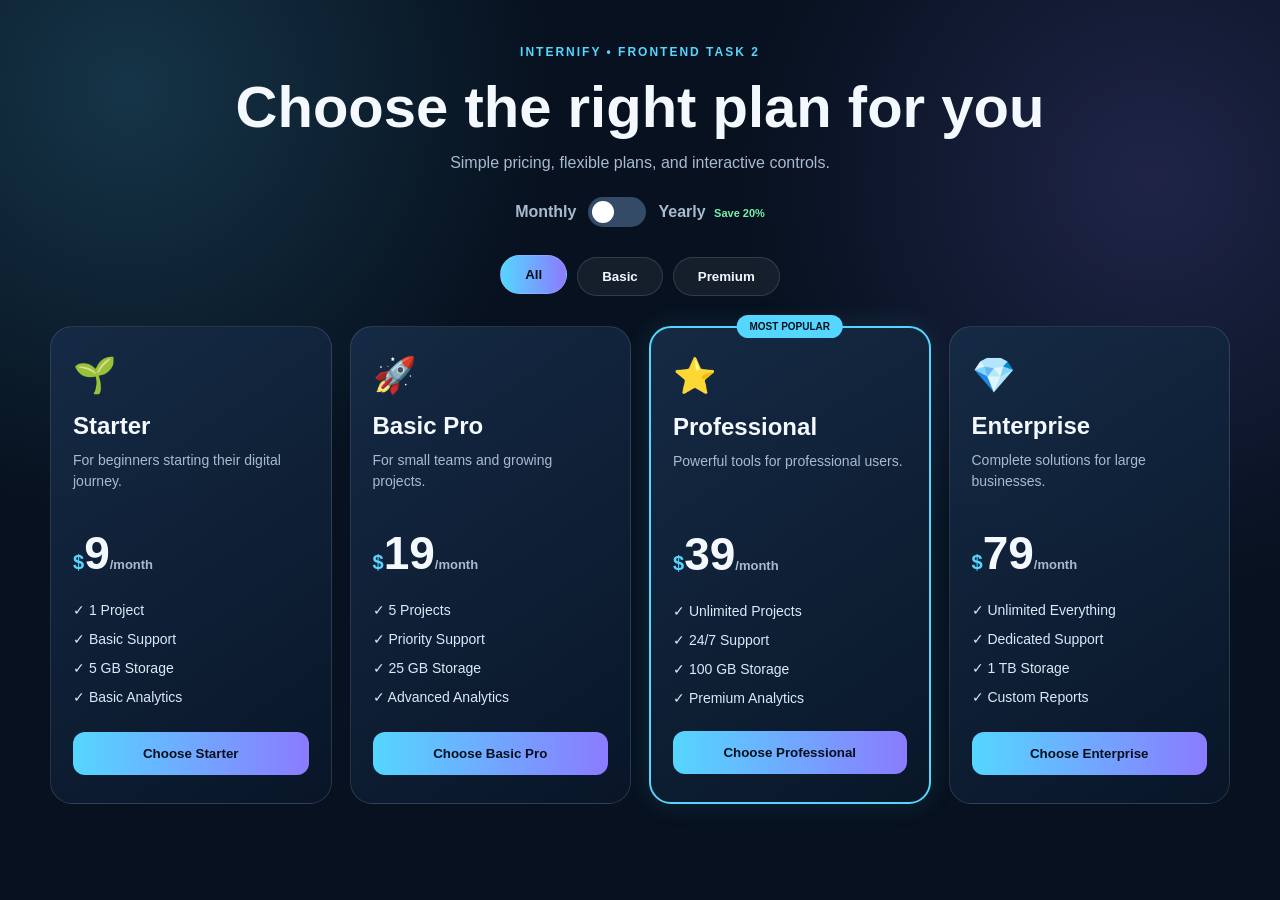
<file: task-2/index (1).html>
<!DOCTYPE html>
<html lang="en">
<head>
  <meta charset="UTF-8">
  <meta name="viewport" content="width=device-width, initial-scale=1.0">
  <title>Interactive Pricing Plans</title>
  <link rel="stylesheet" href="style.css">
</head>
<body>
  <main class="container">
    <header class="hero">
      <p class="eyebrow">INTERNIFY • FRONTEND TASK 2</p>
      <h1>Choose the right plan for you</h1>
      <p class="subtitle">Simple pricing, flexible plans, and interactive controls.</p>

      <div class="billing-box" aria-label="Billing period">
        <span>Monthly</span>
        <button id="billingToggle" class="toggle" type="button" aria-pressed="false">
          <span class="toggle-knob"></span>
        </button>
        <span>Yearly <b class="save">Save 20%</b></span>
      </div>
    </header>

    <section class="filters" aria-label="Plan filters">
      <button class="filter active" data-filter="all" type="button">All</button>
      <button class="filter" data-filter="basic" type="button">Basic</button>
      <button class="filter" data-filter="premium" type="button">Premium</button>
    </section>

    <section id="plans" class="plans">
      <article class="plan-card" data-category="basic">
        <div class="icon">🌱</div>
        <h2>Starter</h2>
        <p class="description">For beginners starting their digital journey.</p>
        <div class="price"><span class="currency">$</span><span class="amount" data-monthly="9" data-yearly="86">9</span><span class="period">/month</span></div>
        <ul>
          <li>✓ 1 Project</li>
          <li>✓ Basic Support</li>
          <li>✓ 5 GB Storage</li>
          <li>✓ Basic Analytics</li>
        </ul>
        <button class="choose-btn" data-plan="Starter" type="button">Choose Starter</button>
      </article>

      <article class="plan-card" data-category="basic">
        <div class="icon">🚀</div>
        <h2>Basic Pro</h2>
        <p class="description">For small teams and growing projects.</p>
        <div class="price"><span class="currency">$</span><span class="amount" data-monthly="19" data-yearly="182">19</span><span class="period">/month</span></div>
        <ul>
          <li>✓ 5 Projects</li>
          <li>✓ Priority Support</li>
          <li>✓ 25 GB Storage</li>
          <li>✓ Advanced Analytics</li>
        </ul>
        <button class="choose-btn" data-plan="Basic Pro" type="button">Choose Basic Pro</button>
      </article>

      <article class="plan-card popular" data-category="premium">
        <div class="popular-badge">MOST POPULAR</div>
        <div class="icon">⭐</div>
        <h2>Professional</h2>
        <p class="description">Powerful tools for professional users.</p>
        <div class="price"><span class="currency">$</span><span class="amount" data-monthly="39" data-yearly="374">39</span><span class="period">/month</span></div>
        <ul>
          <li>✓ Unlimited Projects</li>
          <li>✓ 24/7 Support</li>
          <li>✓ 100 GB Storage</li>
          <li>✓ Premium Analytics</li>
        </ul>
        <button class="choose-btn" data-plan="Professional" type="button">Choose Professional</button>
      </article>

      <article class="plan-card" data-category="premium">
        <div class="icon">💎</div>
        <h2>Enterprise</h2>
        <p class="description">Complete solutions for large businesses.</p>
        <div class="price"><span class="currency">$</span><span class="amount" data-monthly="79" data-yearly="758">79</span><span class="period">/month</span></div>
        <ul>
          <li>✓ Unlimited Everything</li>
          <li>✓ Dedicated Support</li>
          <li>✓ 1 TB Storage</li>
          <li>✓ Custom Reports</li>
        </ul>
        <button class="choose-btn" data-plan="Enterprise" type="button">Choose Enterprise</button>
      </article>
    </section>

    <p id="emptyMessage" class="empty" hidden>No plans found.</p>
    <div id="message" class="message" role="status" aria-live="polite"></div>
  </main>

  <script src="script.js"></script>
</body>
</html>
</file>
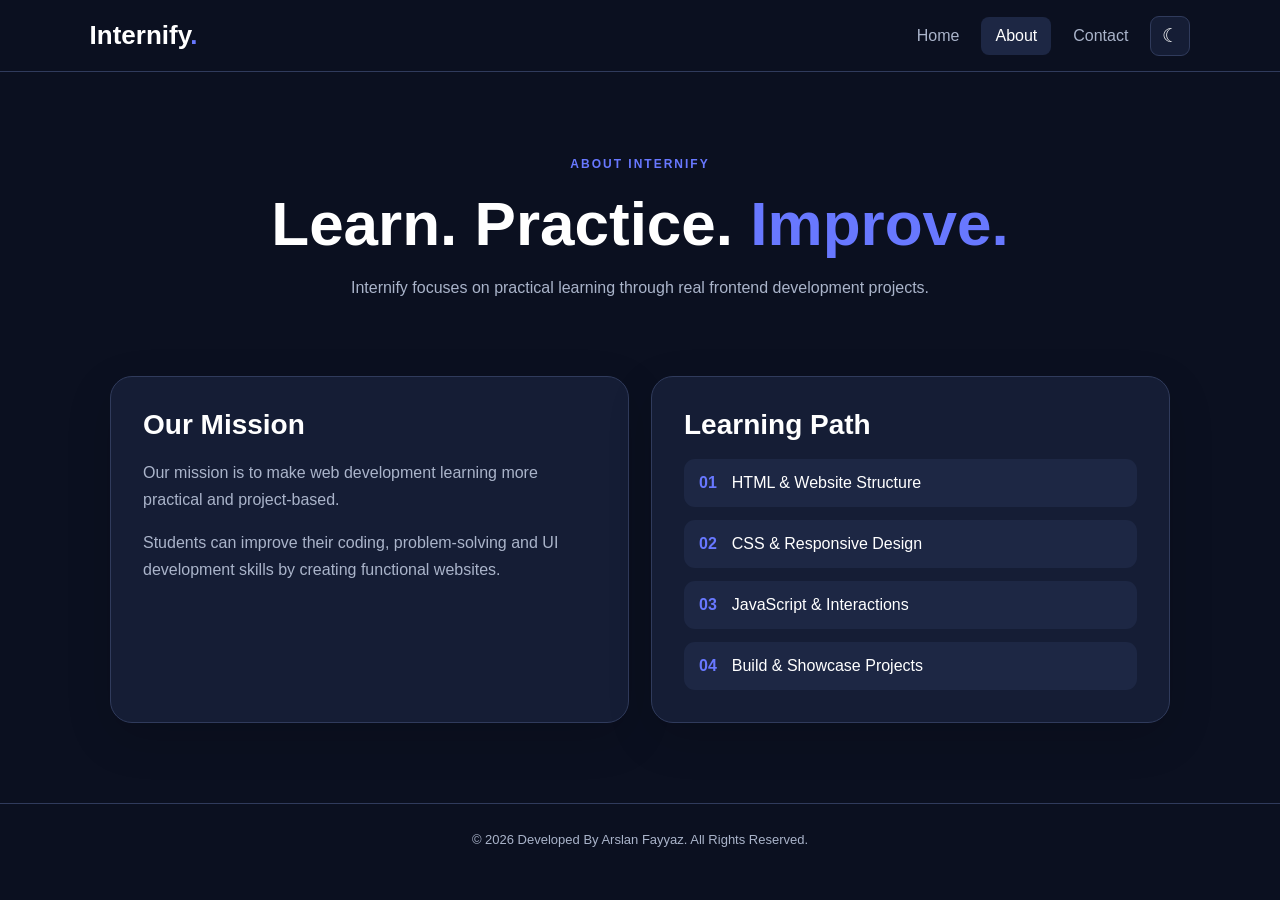
<file: task-3/about.html>
<!DOCTYPE html>
<html lang="en">
<head>
    <meta charset="UTF-8">
    <meta name="viewport" content="width=device-width, initial-scale=1.0">

    <title>Internify | About</title>

    <link rel="stylesheet" href="style.css">
</head>

<body>

<header class="header">

    <a href="index.html" class="logo">
        Internify<span>.</span>
    </a>

    <button id="menuBtn" class="menu-btn">
        ☰
    </button>

    <nav id="nav">

        <a href="index.html">
            Home
        </a>

        <a href="about.html" class="active">
            About
        </a>

        <a href="contact.html">
            Contact
        </a>

        <button id="themeBtn" class="theme-btn">
            ☾
        </button>

    </nav>

</header>


<main>

<section class="page-header">

    <p class="eyebrow">
        ABOUT INTERNIFY
    </p>

    <h1>
        Learn. Practice.
        <span>Improve.</span>
    </h1>

    <p>
        Internify focuses on practical learning through
        real frontend development projects.
    </p>

</section>


<section class="about-section">

    <div class="about-card">

        <h2>Our Mission</h2>

        <p>
            Our mission is to make web development learning
            more practical and project-based.
        </p>

        <p>
            Students can improve their coding, problem-solving
            and UI development skills by creating functional
            websites.
        </p>

    </div>


    <div class="about-card">

        <h2>Learning Path</h2>

        <div class="timeline">

            <div>
                <b>01</b>
                <span>HTML & Website Structure</span>
            </div>

            <div>
                <b>02</b>
                <span>CSS & Responsive Design</span>
            </div>

            <div>
                <b>03</b>
                <span>JavaScript & Interactions</span>
            </div>

            <div>
                <b>04</b>
                <span>Build & Showcase Projects</span>
            </div>

        </div>

    </div>

</section>

</main>


<footer>
    <p>© 2026 Developed By Arslan Fayyaz. All Rights Reserved.</p>
</footer>


<script src="script.js"></script>

</body>
</html>
</file>
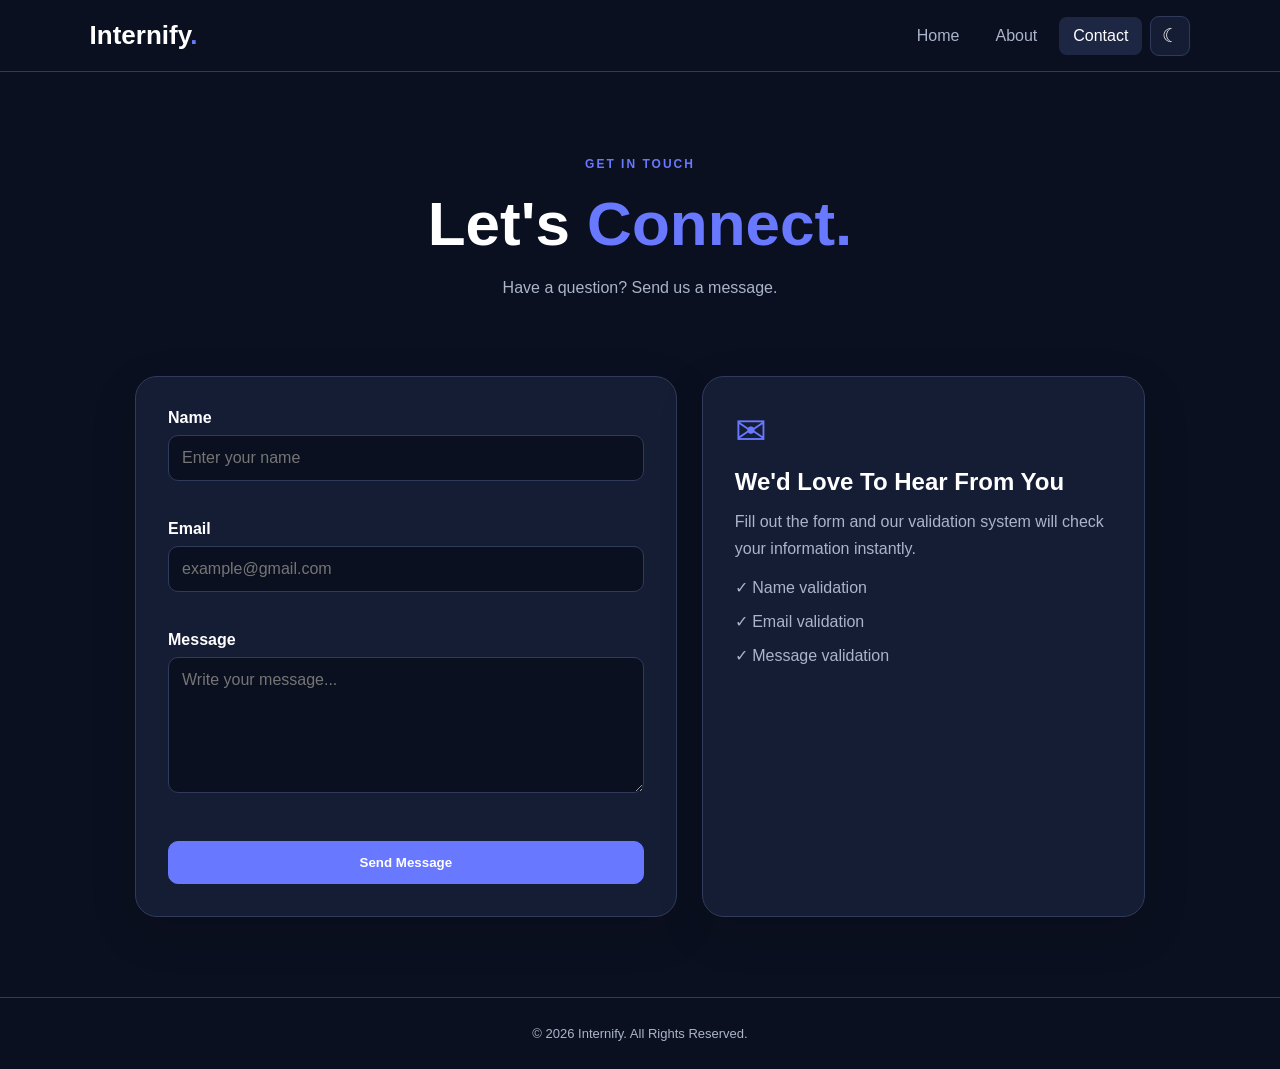
<file: task-3/contact.html>
<!DOCTYPE html>
<html lang="en">
<head>

    <meta charset="UTF-8">

    <meta name="viewport"
          content="width=device-width, initial-scale=1.0">

    <title>Internify | Contact</title>

    <link rel="stylesheet" href="style.css">

</head>

<body>

<header class="header">

    <a href="index.html" class="logo">
        Internify<span>.</span>
    </a>

    <button id="menuBtn" class="menu-btn">
        ☰
    </button>

    <nav id="nav">

        <a href="index.html">
            Home
        </a>

        <a href="about.html">
            About
        </a>

        <a href="contact.html" class="active">
            Contact
        </a>

        <button id="themeBtn" class="theme-btn">
            ☾
        </button>

    </nav>

</header>


<main>

<section class="page-header">

    <p class="eyebrow">
        GET IN TOUCH
    </p>

    <h1>
        Let's <span>Connect.</span>
    </h1>

    <p>
        Have a question? Send us a message.
    </p>

</section>


<section class="contact-section">


<form id="contactForm" novalidate>


    <div class="form-group">

        <label for="name">
            Name
        </label>

        <input
            type="text"
            id="name"
            placeholder="Enter your name">

        <small id="nameError"></small>

    </div>


    <div class="form-group">

        <label for="email">
            Email
        </label>

        <input
            type="email"
            id="email"
            placeholder="example@gmail.com">

        <small id="emailError"></small>

    </div>


    <div class="form-group">

        <label for="message">
            Message
        </label>

        <textarea
            id="message"
            rows="6"
            placeholder="Write your message..."></textarea>

        <small id="messageError"></small>

    </div>


    <button
        type="submit"
        class="btn primary submit">

        Send Message

    </button>


    <div id="successMessage"
         class="success">

    </div>


</form>


<div class="contact-info">

    <div class="contact-icon">
        ✉
    </div>

    <h2>
        We'd Love To Hear From You
    </h2>

    <p>
        Fill out the form and our validation system
        will check your information instantly.
    </p>

    <div class="check">
        ✓ Name validation
    </div>

    <div class="check">
        ✓ Email validation
    </div>

    <div class="check">
        ✓ Message validation
    </div>

</div>


</section>

</main>


<footer>
    <p>© 2026 Internify. All Rights Reserved.</p>
</footer>


<script src="script.js"></script>

</body>
</html>
</file>
<file: Task-1/style.css>
* {
  margin: 0;
  padding: 0;
  box-sizing: border-box;
}

:root {
  --bg: #f7f8fc;
  --surface: #ffffff;
  --text: #15182b;
  --muted: #697089;
  --line: #e6e8f0;
  --primary: #6757e8;
  --primary-dark: #5141c8;
  --soft: #eeecff;
  --dark: #171a32;
  --shadow: 0 18px 55px rgba(27, 31, 64, 0.09);
}

html {
  scroll-behavior: smooth;
  scroll-padding-top: 82px;
}

body {
  font-family: "Inter", sans-serif;
  color: var(--text);
  background: var(--bg);
  line-height: 1.6;
  overflow-x: hidden;
}

a {
  color: inherit;
}

.container {
  width: min(1120px, 92%);
  margin-inline: auto;
}

.section {
  padding: 105px 0;
}

.header {
  position: fixed;
  inset: 0 0 auto 0;
  z-index: 1000;
  background: rgba(255,255,255,.86);
  backdrop-filter: blur(14px);
  border-bottom: 1px solid rgba(230,232,240,.85);
}

.navbar {
  min-height: 76px;
  display: flex;
  align-items: center;
  justify-content: space-between;
}

.logo {
  text-decoration: none;
  font-size: 27px;
  font-weight: 900;
  letter-spacing: -1px;
}

.logo span,
.hero h1 span,
.section-heading h2 span {
  color: var(--primary);
}

.nav-links {
  display: flex;
  align-items: center;
  gap: 31px;
  list-style: none;
}

.nav-link {
  text-decoration: none;
  color: #555d74;
  font-size: 14px;
  font-weight: 700;
  position: relative;
  padding: 8px 0;
  transition: .25s;
}

.nav-link::after {
  content: "";
  position: absolute;
  left: 0;
  bottom: 0;
  width: 0;
  height: 2px;
  background: var(--primary);
  transition: .25s;
}

.nav-link:hover,
.nav-link.active {
  color: var(--primary);
}

.nav-link:hover::after,
.nav-link.active::after {
  width: 100%;
}

.menu-btn {
  display: none;
  border: 0;
  background: transparent;
  cursor: pointer;
  width: 42px;
  height: 42px;
}

.menu-btn span {
  display: block;
  width: 24px;
  height: 2px;
  background: var(--text);
  margin: 5px auto;
  transition: .25s;
}

.hero {
  min-height: 100vh;
  display: grid;
  place-items: center;
  padding-top: 120px;
  background: linear-gradient(135deg, #fbfbff 0%, #f1efff 100%);
  position: relative;
  overflow: hidden;
}

.hero-grid {
  display: grid;
  grid-template-columns: 1.1fr .9fr;
  align-items: center;
  gap: 65px;
  position: relative;
  z-index: 2;
}

.eyebrow {
  color: var(--primary);
  font-size: 12px;
  letter-spacing: 2px;
  font-weight: 900;
  margin-bottom: 12px;
}

.hero h1 {
  font-size: clamp(42px, 6vw, 70px);
  line-height: 1.04;
  letter-spacing: -3px;
  margin-bottom: 18px;
}

.hero h2 {
  font-size: clamp(20px, 3vw, 28px);
  margin-bottom: 14px;
}

.hero-text {
  color: var(--muted);
  max-width: 590px;
  font-size: 17px;
}

.hero-buttons {
  display: flex;
  flex-wrap: wrap;
  gap: 12px;
  margin: 30px 0 35px;
}

.btn {
  display: inline-flex;
  align-items: center;
  justify-content: center;
  gap: 8px;
  border-radius: 11px;
  padding: 13px 21px;
  text-decoration: none;
  border: 1px solid transparent;
  font: inherit;
  font-size: 14px;
  font-weight: 800;
  cursor: pointer;
  transition: .25s;
}

.btn-primary {
  color: white;
  background: var(--primary);
  box-shadow: 0 9px 25px rgba(103,87,232,.25);
}

.btn-primary:hover {
  background: var(--primary-dark);
  transform: translateY(-3px);
  box-shadow: 0 14px 30px rgba(103,87,232,.3);
}

.btn-outline {
  color: var(--text);
  background: white;
  border-color: var(--line);
}

.btn-outline:hover {
  border-color: var(--primary);
  color: var(--primary);
  transform: translateY(-3px);
}

.quick-stats {
  display: flex;
  gap: 30px;
}

.quick-stats div {
  display: grid;
  gap: 1px;
}

.quick-stats strong {
  font-size: 19px;
}

.quick-stats span {
  font-size: 11px;
  color: var(--muted);
}

.profile-wrap {
  display: flex;
  justify-content: center;
}

.profile-card {
  width: min(360px, 80vw);
  aspect-ratio: 1;
  position: relative;
  display: grid;
  place-items: center;
}

.profile-image {
  width: 72%;
  height: 72%;
  border-radius: 50%;
  background: linear-gradient(145deg, #6757e8, #a99eff);
  display: grid;
  place-items: center;
  box-shadow: 0 30px 70px rgba(81,65,200,.25);
  border: 10px solid white;
  position: relative;
  z-index: 2;
}

.profile-initials {
  color: white;
  font-size: clamp(55px, 8vw, 82px);
  font-weight: 900;
  letter-spacing: -5px;
}

.profile-glow {
  position: absolute;
  width: 95%;
  height: 95%;
  border: 1px dashed #aaa2ee;
  border-radius: 50%;
  animation: rotate 20s linear infinite;
}

.floating-tag {
  position: absolute;
  background: white;
  border: 1px solid var(--line);
  border-radius: 10px;
  padding: 9px 13px;
  box-shadow: var(--shadow);
  font-size: 12px;
  font-weight: 900;
  z-index: 4;
  animation: float 3s ease-in-out infinite;
}

.tag-one { top: 14%; left: 3%; }
.tag-two { right: 2%; top: 35%; animation-delay: .8s; }
.tag-three { bottom: 13%; left: 12%; animation-delay: 1.5s; }

.hero-bg-circle {
  position: absolute;
  border-radius: 50%;
  background: rgba(103,87,232,.07);
}

.circle-one { width: 300px; height: 300px; right: -130px; top: 10%; }
.circle-two { width: 180px; height: 180px; left: -80px; bottom: 5%; }

.section-heading {
  text-align: center;
  max-width: 700px;
  margin: 0 auto 55px;
}

.section-heading h2 {
  font-size: clamp(31px, 4vw, 44px);
  letter-spacing: -1.8px;
  line-height: 1.15;
  margin-bottom: 10px;
}

.section-heading > p:last-child {
  color: var(--muted);
}

.about {
  background: var(--surface);
}

.about-grid {
  display: grid;
  grid-template-columns: .85fr 1.15fr;
  gap: 70px;
  align-items: center;
}

.about-photo {
  aspect-ratio: 4 / 5;
  border-radius: 28px;
  background: linear-gradient(150deg, #1b1e3b, #6757e8);
  color: white;
  padding: 40px;
  display: flex;
  flex-direction: column;
  justify-content: end;
  box-shadow: var(--shadow);
  position: relative;
  overflow: hidden;
}

.about-photo::before {
  content: "AF";
  position: absolute;
  font-size: 170px;
  font-weight: 900;
  opacity: .08;
  right: -10px;
  top: 20px;
}

.about-photo span {
  font-size: 28px;
  line-height: 1.1;
  font-weight: 800;
  position: relative;
}

.about-photo small {
  margin-top: 8px;
  opacity: .7;
  position: relative;
}

.about-content h3 {
  font-size: 27px;
  margin-bottom: 15px;
}

.about-content > p {
  color: var(--muted);
  margin-bottom: 15px;
}

.info-list {
  margin-top: 27px;
  border-top: 1px solid var(--line);
}

.info-list div {
  display: flex;
  justify-content: space-between;
  gap: 15px;
  padding: 12px 0;
  border-bottom: 1px solid var(--line);
  font-size: 13px;
}

.info-list span {
  color: var(--muted);
}

.skills {
  background: #f8f8fc;
}

.skills-grid {
  display: grid;
  grid-template-columns: repeat(3, 1fr);
  gap: 17px;
}

.skill-card {
  background: white;
  border: 1px solid var(--line);
  border-radius: 17px;
  padding: 22px;
  transition: .3s;
}

.skill-card:hover {
  transform: translateY(-6px);
  box-shadow: var(--shadow);
  border-color: #c7c1ff;
}

.skill-top {
  display: flex;
  justify-content: space-between;
  font-weight: 800;
  font-size: 14px;
}

.skill-top strong {
  color: var(--primary);
}

.progress {
  height: 7px;
  background: #e9eaf1;
  border-radius: 20px;
  overflow: hidden;
  margin: 12px 0 10px;
}

.progress span {
  display: block;
  height: 100%;
  width: var(--level);
  background: linear-gradient(90deg, var(--primary), #a99eff);
  border-radius: inherit;
  transform-origin: left;
  animation: progressIn 1.2s ease both;
}

.skill-card p {
  color: var(--muted);
  font-size: 12px;
}

.skill-badges {
  display: flex;
  flex-wrap: wrap;
  justify-content: center;
  gap: 9px;
  margin-top: 30px;
}

.skill-badges span,
.project-tags span {
  background: var(--soft);
  color: var(--primary-dark);
  border-radius: 999px;
  padding: 6px 11px;
  font-size: 11px;
  font-weight: 800;
}

.projects {
  background: white;
}

.project-grid {
  display: grid;
  grid-template-columns: repeat(2, 1fr);
  gap: 24px;
}

.project-card {
  border: 1px solid var(--line);
  border-radius: 22px;
  overflow: hidden;
  background: white;
  transition: .3s;
}

.project-card:hover {
  transform: translateY(-8px);
  box-shadow: var(--shadow);
}

.project-image {
  height: 235px;
  position: relative;
  display: grid;
  place-items: center;
  overflow: hidden;
}

.project-one {
  background: linear-gradient(135deg, #25284b, #6757e8);
}

.project-two {
  background: linear-gradient(135deg, #123b4b, #21a0a0);
}

.project-image > span {
  position: absolute;
  top: 18px;
  left: 20px;
  color: white;
  opacity: .7;
  font-weight: 900;
}

.mock-window {
  width: 62%;
  height: 58%;
  background: white;
  border-radius: 12px;
  padding: 18px;
  box-shadow: 0 20px 40px rgba(0,0,0,.2);
  transform: rotate(-4deg);
}

.mock-window i {
  display: inline-block;
  width: 7px;
  height: 7px;
  background: #ddd;
  border-radius: 50%;
  margin-right: 4px;
}

.mock-window b {
  display: block;
  margin-top: 35px;
  font-size: 17px;
}

.mock-cards {
  width: 70%;
  display: flex;
  gap: 10px;
  align-items: center;
  transform: rotate(4deg);
}

.mock-cards div {
  flex: 1;
  height: 130px;
  background: white;
  border-radius: 12px;
  box-shadow: 0 18px 35px rgba(0,0,0,.2);
}

.mock-cards div:nth-child(2) {
  height: 155px;
}

.project-content {
  padding: 25px;
}

.project-tags {
  display: flex;
  gap: 6px;
  flex-wrap: wrap;
  margin-bottom: 12px;
}

.project-content h3 {
  font-size: 22px;
  margin-bottom: 7px;
}

.project-content p {
  color: var(--muted);
  font-size: 14px;
}

.project-link {
  display: inline-block;
  margin-top: 18px;
  color: var(--primary);
  text-decoration: none;
  font-size: 13px;
  font-weight: 900;
}

.contact {
  background: linear-gradient(135deg, #f3f1ff, #fafaff);
}

.contact-grid {
  display: grid;
  grid-template-columns: .75fr 1.25fr;
  gap: 50px;
  align-items: start;
}

.contact-info h3 {
  font-size: 29px;
  margin-bottom: 10px;
}

.contact-info > p {
  color: var(--muted);
  margin-bottom: 28px;
}

.contact-item {
  display: flex;
  align-items: center;
  gap: 13px;
  margin: 16px 0;
}

.contact-icon {
  width: 42px;
  height: 42px;
  display: grid;
  place-items: center;
  background: white;
  border: 1px solid var(--line);
  border-radius: 12px;
  color: var(--primary);
  font-weight: 900;
}

.contact-item small {
  display: block;
  color: var(--muted);
  font-size: 11px;
}

.contact-item strong {
  font-size: 13px;
}

.socials {
  display: flex;
  gap: 9px;
  margin-top: 27px;
}

.socials a {
  width: 39px;
  height: 39px;
  display: grid;
  place-items: center;
  border: 1px solid var(--line);
  border-radius: 10px;
  background: white;
  color: var(--primary);
  text-decoration: none;
  font-size: 12px;
  font-weight: 900;
  transition: .25s;
}

.socials a:hover {
  background: var(--primary);
  color: white;
  transform: translateY(-3px);
}

.contact-form {
  background: white;
  border: 1px solid var(--line);
  border-radius: 22px;
  padding: 28px;
  box-shadow: var(--shadow);
}

.form-row {
  display: grid;
  grid-template-columns: 1fr 1fr;
  gap: 15px;
}

.field {
  margin-bottom: 17px;
}

.field label {
  display: block;
  font-size: 12px;
  font-weight: 800;
  margin-bottom: 7px;
}

.field input,
.field textarea {
  width: 100%;
  border: 1px solid var(--line);
  border-radius: 10px;
  outline: none;
  padding: 12px 13px;
  font: inherit;
  font-size: 13px;
  color: var(--text);
  background: #fafafe;
  transition: .2s;
  resize: vertical;
}

.field input:focus,
.field textarea:focus {
  border-color: var(--primary);
  box-shadow: 0 0 0 3px rgba(103,87,232,.1);
}

.submit-btn {
  border: 0;
}

.form-message {
  color: #258a55;
  font-size: 12px;
  font-weight: 700;
  margin-top: 12px;
  min-height: 18px;
}

.footer {
  background: var(--dark);
  color: #b7bbcf;
  padding: 24px 0;
  font-size: 12px;
}

.footer-inner {
  display: flex;
  justify-content: space-between;
  gap: 15px;
}

.footer a {
  color: white;
  text-decoration: none;
  font-weight: 700;
}

.reveal {
  opacity: 0;
  transform: translateY(25px);
  transition: opacity .7s ease, transform .7s ease;
}

.reveal.show {
  opacity: 1;
  transform: translateY(0);
}

@keyframes progressIn {
  from { transform: scaleX(0); }
  to { transform: scaleX(1); }
}

@keyframes float {
  0%, 100% { transform: translateY(0); }
  50% { transform: translateY(-9px); }
}

@keyframes rotate {
  to { transform: rotate(360deg); }
}

@media (max-width: 900px) {
  .hero-grid,
  .about-grid,
  .contact-grid {
    grid-template-columns: 1fr;
  }

  .hero-content {
    text-align: center;
  }

  .hero-text {
    margin-inline: auto;
  }

  .hero-buttons,
  .quick-stats {
    justify-content: center;
  }

  .profile-wrap {
    order: -1;
  }

  .profile-card {
    width: min(300px, 75vw);
  }

  .about-image {
    max-width: 430px;
    margin: auto;
  }

  .skills-grid {
    grid-template-columns: repeat(2, 1fr);
  }

  .contact-info {
    text-align: center;
  }

  .contact-item,
  .socials {
    justify-content: center;
  }
}

@media (max-width: 650px) {
  .section {
    padding: 78px 0;
  }

  .navbar {
    min-height: 68px;
  }

  .menu-btn {
    display: block;
    z-index: 1001;
  }

  .nav-links {
    position: absolute;
    top: 68px;
    left: 0;
    width: 100%;
    padding: 15px 4%;
    background: white;
    border-bottom: 1px solid var(--line);
    flex-direction: column;
    gap: 0;
    align-items: stretch;
    transform: translateY(-140%);
    opacity: 0;
    pointer-events: none;
    transition: .3s;
  }

  .nav-links.open {
    transform: translateY(0);
    opacity: 1;
    pointer-events: auto;
    box-shadow: 0 15px 30px rgba(20,25,50,.08);
  }

  .nav-link {
    display: block;
    padding: 13px 5px;
  }

  .hero {
    padding-top: 105px;
  }

  .hero h1 {
    letter-spacing: -2px;
  }

  .quick-stats {
    gap: 18px;
  }

  .skills-grid,
  .project-grid,
  .form-row {
    grid-template-columns: 1fr;
  }

  .about-photo {
    aspect-ratio: 1 / 1;
  }

  .footer-inner {
    flex-direction: column;
    text-align: center;
  }
}
</file>
<file: task-1/style.css>
* {
  margin: 0;
  padding: 0;
  box-sizing: border-box;
}

:root {
  --bg: #f7f8fc;
  --surface: #ffffff;
  --text: #15182b;
  --muted: #697089;
  --line: #e6e8f0;
  --primary: #6757e8;
  --primary-dark: #5141c8;
  --soft: #eeecff;
  --dark: #171a32;
  --shadow: 0 18px 55px rgba(27, 31, 64, 0.09);
}

html {
  scroll-behavior: smooth;
  scroll-padding-top: 82px;
}

body {
  font-family: "Inter", sans-serif;
  color: var(--text);
  background: var(--bg);
  line-height: 1.6;
  overflow-x: hidden;
}

a {
  color: inherit;
}

.container {
  width: min(1120px, 92%);
  margin-inline: auto;
}

.section {
  padding: 105px 0;
}

.header {
  position: fixed;
  inset: 0 0 auto 0;
  z-index: 1000;
  background: rgba(255,255,255,.86);
  backdrop-filter: blur(14px);
  border-bottom: 1px solid rgba(230,232,240,.85);
}

.navbar {
  min-height: 76px;
  display: flex;
  align-items: center;
  justify-content: space-between;
}

.logo {
  text-decoration: none;
  font-size: 27px;
  font-weight: 900;
  letter-spacing: -1px;
}

.logo span,
.hero h1 span,
.section-heading h2 span {
  color: var(--primary);
}

.nav-links {
  display: flex;
  align-items: center;
  gap: 31px;
  list-style: none;
}

.nav-link {
  text-decoration: none;
  color: #555d74;
  font-size: 14px;
  font-weight: 700;
  position: relative;
  padding: 8px 0;
  transition: .25s;
}

.nav-link::after {
  content: "";
  position: absolute;
  left: 0;
  bottom: 0;
  width: 0;
  height: 2px;
  background: var(--primary);
  transition: .25s;
}

.nav-link:hover,
.nav-link.active {
  color: var(--primary);
}

.nav-link:hover::after,
.nav-link.active::after {
  width: 100%;
}

.menu-btn {
  display: none;
  border: 0;
  background: transparent;
  cursor: pointer;
  width: 42px;
  height: 42px;
}

.menu-btn span {
  display: block;
  width: 24px;
  height: 2px;
  background: var(--text);
  margin: 5px auto;
  transition: .25s;
}

.hero {
  min-height: 100vh;
  display: grid;
  place-items: center;
  padding-top: 120px;
  background: linear-gradient(135deg, #fbfbff 0%, #f1efff 100%);
  position: relative;
  overflow: hidden;
}

.hero-grid {
  display: grid;
  grid-template-columns: 1.1fr .9fr;
  align-items: center;
  gap: 65px;
  position: relative;
  z-index: 2;
}

.eyebrow {
  color: var(--primary);
  font-size: 12px;
  letter-spacing: 2px;
  font-weight: 900;
  margin-bottom: 12px;
}

.hero h1 {
  font-size: clamp(42px, 6vw, 70px);
  line-height: 1.04;
  letter-spacing: -3px;
  margin-bottom: 18px;
}

.hero h2 {
  font-size: clamp(20px, 3vw, 28px);
  margin-bottom: 14px;
}

.hero-text {
  color: var(--muted);
  max-width: 590px;
  font-size: 17px;
}

.hero-buttons {
  display: flex;
  flex-wrap: wrap;
  gap: 12px;
  margin: 30px 0 35px;
}

.btn {
  display: inline-flex;
  align-items: center;
  justify-content: center;
  gap: 8px;
  border-radius: 11px;
  padding: 13px 21px;
  text-decoration: none;
  border: 1px solid transparent;
  font: inherit;
  font-size: 14px;
  font-weight: 800;
  cursor: pointer;
  transition: .25s;
}

.btn-primary {
  color: white;
  background: var(--primary);
  box-shadow: 0 9px 25px rgba(103,87,232,.25);
}

.btn-primary:hover {
  background: var(--primary-dark);
  transform: translateY(-3px);
  box-shadow: 0 14px 30px rgba(103,87,232,.3);
}

.btn-outline {
  color: var(--text);
  background: white;
  border-color: var(--line);
}

.btn-outline:hover {
  border-color: var(--primary);
  color: var(--primary);
  transform: translateY(-3px);
}

.quick-stats {
  display: flex;
  gap: 30px;
}

.quick-stats div {
  display: grid;
  gap: 1px;
}

.quick-stats strong {
  font-size: 19px;
}

.quick-stats span {
  font-size: 11px;
  color: var(--muted);
}

.profile-wrap {
  display: flex;
  justify-content: center;
}

.profile-card {
  width: min(360px, 80vw);
  aspect-ratio: 1;
  position: relative;
  display: grid;
  place-items: center;
}

.profile-image {
  width: 72%;
  height: 72%;
  border-radius: 50%;
  background: linear-gradient(145deg, #6757e8, #a99eff);
  display: grid;
  place-items: center;
  box-shadow: 0 30px 70px rgba(81,65,200,.25);
  border: 10px solid white;
  position: relative;
  z-index: 2;
}

.profile-initials {
  color: white;
  font-size: clamp(55px, 8vw, 82px);
  font-weight: 900;
  letter-spacing: -5px;
}

.profile-glow {
  position: absolute;
  width: 95%;
  height: 95%;
  border: 1px dashed #aaa2ee;
  border-radius: 50%;
  animation: rotate 20s linear infinite;
}

.floating-tag {
  position: absolute;
  background: white;
  border: 1px solid var(--line);
  border-radius: 10px;
  padding: 9px 13px;
  box-shadow: var(--shadow);
  font-size: 12px;
  font-weight: 900;
  z-index: 4;
  animation: float 3s ease-in-out infinite;
}

.tag-one { top: 14%; left: 3%; }
.tag-two { right: 2%; top: 35%; animation-delay: .8s; }
.tag-three { bottom: 13%; left: 12%; animation-delay: 1.5s; }

.hero-bg-circle {
  position: absolute;
  border-radius: 50%;
  background: rgba(103,87,232,.07);
}

.circle-one { width: 300px; height: 300px; right: -130px; top: 10%; }
.circle-two { width: 180px; height: 180px; left: -80px; bottom: 5%; }

.section-heading {
  text-align: center;
  max-width: 700px;
  margin: 0 auto 55px;
}

.section-heading h2 {
  font-size: clamp(31px, 4vw, 44px);
  letter-spacing: -1.8px;
  line-height: 1.15;
  margin-bottom: 10px;
}

.section-heading > p:last-child {
  color: var(--muted);
}

.about {
  background: var(--surface);
}

.about-grid {
  display: grid;
  grid-template-columns: .85fr 1.15fr;
  gap: 70px;
  align-items: center;
}

.about-photo {
  aspect-ratio: 4 / 5;
  border-radius: 28px;
  background: linear-gradient(150deg, #1b1e3b, #6757e8);
  color: white;
  padding: 40px;
  display: flex;
  flex-direction: column;
  justify-content: end;
  box-shadow: var(--shadow);
  position: relative;
  overflow: hidden;
}

.about-photo::before {
  content: "AF";
  position: absolute;
  font-size: 170px;
  font-weight: 900;
  opacity: .08;
  right: -10px;
  top: 20px;
}

.about-photo span {
  font-size: 28px;
  line-height: 1.1;
  font-weight: 800;
  position: relative;
}

.about-photo small {
  margin-top: 8px;
  opacity: .7;
  position: relative;
}

.about-content h3 {
  font-size: 27px;
  margin-bottom: 15px;
}

.about-content > p {
  color: var(--muted);
  margin-bottom: 15px;
}

.info-list {
  margin-top: 27px;
  border-top: 1px solid var(--line);
}

.info-list div {
  display: flex;
  justify-content: space-between;
  gap: 15px;
  padding: 12px 0;
  border-bottom: 1px solid var(--line);
  font-size: 13px;
}

.info-list span {
  color: var(--muted);
}

.skills {
  background: #f8f8fc;
}

.skills-grid {
  display: grid;
  grid-template-columns: repeat(3, 1fr);
  gap: 17px;
}

.skill-card {
  background: white;
  border: 1px solid var(--line);
  border-radius: 17px;
  padding: 22px;
  transition: .3s;
}

.skill-card:hover {
  transform: translateY(-6px);
  box-shadow: var(--shadow);
  border-color: #c7c1ff;
}

.skill-top {
  display: flex;
  justify-content: space-between;
  font-weight: 800;
  font-size: 14px;
}

.skill-top strong {
  color: var(--primary);
}

.progress {
  height: 7px;
  background: #e9eaf1;
  border-radius: 20px;
  overflow: hidden;
  margin: 12px 0 10px;
}

.progress span {
  display: block;
  height: 100%;
  width: var(--level);
  background: linear-gradient(90deg, var(--primary), #a99eff);
  border-radius: inherit;
  transform-origin: left;
  animation: progressIn 1.2s ease both;
}

.skill-card p {
  color: var(--muted);
  font-size: 12px;
}

.skill-badges {
  display: flex;
  flex-wrap: wrap;
  justify-content: center;
  gap: 9px;
  margin-top: 30px;
}

.skill-badges span,
.project-tags span {
  background: var(--soft);
  color: var(--primary-dark);
  border-radius: 999px;
  padding: 6px 11px;
  font-size: 11px;
  font-weight: 800;
}

.projects {
  background: white;
}

.project-grid {
  display: grid;
  grid-template-columns: repeat(2, 1fr);
  gap: 24px;
}

.project-card {
  border: 1px solid var(--line);
  border-radius: 22px;
  overflow: hidden;
  background: white;
  transition: .3s;
}

.project-card:hover {
  transform: translateY(-8px);
  box-shadow: var(--shadow);
}

.project-image {
  height: 235px;
  position: relative;
  display: grid;
  place-items: center;
  overflow: hidden;
}

.project-one {
  background: linear-gradient(135deg, #25284b, #6757e8);
}

.project-two {
  background: linear-gradient(135deg, #123b4b, #21a0a0);
}

.project-image > span {
  position: absolute;
  top: 18px;
  left: 20px;
  color: white;
  opacity: .7;
  font-weight: 900;
}

.mock-window {
  width: 62%;
  height: 58%;
  background: white;
  border-radius: 12px;
  padding: 18px;
  box-shadow: 0 20px 40px rgba(0,0,0,.2);
  transform: rotate(-4deg);
}

.mock-window i {
  display: inline-block;
  width: 7px;
  height: 7px;
  background: #ddd;
  border-radius: 50%;
  margin-right: 4px;
}

.mock-window b {
  display: block;
  margin-top: 35px;
  font-size: 17px;
}

.mock-cards {
  width: 70%;
  display: flex;
  gap: 10px;
  align-items: center;
  transform: rotate(4deg);
}

.mock-cards div {
  flex: 1;
  height: 130px;
  background: white;
  border-radius: 12px;
  box-shadow: 0 18px 35px rgba(0,0,0,.2);
}

.mock-cards div:nth-child(2) {
  height: 155px;
}

.project-content {
  padding: 25px;
}

.project-tags {
  display: flex;
  gap: 6px;
  flex-wrap: wrap;
  margin-bottom: 12px;
}

.project-content h3 {
  font-size: 22px;
  margin-bottom: 7px;
}

.project-content p {
  color: var(--muted);
  font-size: 14px;
}

.project-link {
  display: inline-block;
  margin-top: 18px;
  color: var(--primary);
  text-decoration: none;
  font-size: 13px;
  font-weight: 900;
}

.contact {
  background: linear-gradient(135deg, #f3f1ff, #fafaff);
}

.contact-grid {
  display: grid;
  grid-template-columns: .75fr 1.25fr;
  gap: 50px;
  align-items: start;
}

.contact-info h3 {
  font-size: 29px;
  margin-bottom: 10px;
}

.contact-info > p {
  color: var(--muted);
  margin-bottom: 28px;
}

.contact-item {
  display: flex;
  align-items: center;
  gap: 13px;
  margin: 16px 0;
}

.contact-icon {
  width: 42px;
  height: 42px;
  display: grid;
  place-items: center;
  background: white;
  border: 1px solid var(--line);
  border-radius: 12px;
  color: var(--primary);
  font-weight: 900;
}

.contact-item small {
  display: block;
  color: var(--muted);
  font-size: 11px;
}

.contact-item strong {
  font-size: 13px;
}

.socials {
  display: flex;
  gap: 9px;
  margin-top: 27px;
}

.socials a {
  width: 39px;
  height: 39px;
  display: grid;
  place-items: center;
  border: 1px solid var(--line);
  border-radius: 10px;
  background: white;
  color: var(--primary);
  text-decoration: none;
  font-size: 12px;
  font-weight: 900;
  transition: .25s;
}

.socials a:hover {
  background: var(--primary);
  color: white;
  transform: translateY(-3px);
}

.contact-form {
  background: white;
  border: 1px solid var(--line);
  border-radius: 22px;
  padding: 28px;
  box-shadow: var(--shadow);
}

.form-row {
  display: grid;
  grid-template-columns: 1fr 1fr;
  gap: 15px;
}

.field {
  margin-bottom: 17px;
}

.field label {
  display: block;
  font-size: 12px;
  font-weight: 800;
  margin-bottom: 7px;
}

.field input,
.field textarea {
  width: 100%;
  border: 1px solid var(--line);
  border-radius: 10px;
  outline: none;
  padding: 12px 13px;
  font: inherit;
  font-size: 13px;
  color: var(--text);
  background: #fafafe;
  transition: .2s;
  resize: vertical;
}

.field input:focus,
.field textarea:focus {
  border-color: var(--primary);
  box-shadow: 0 0 0 3px rgba(103,87,232,.1);
}

.submit-btn {
  border: 0;
}

.form-message {
  color: #258a55;
  font-size: 12px;
  font-weight: 700;
  margin-top: 12px;
  min-height: 18px;
}

.footer {
  background: var(--dark);
  color: #b7bbcf;
  padding: 24px 0;
  font-size: 12px;
}

.footer-inner {
  display: flex;
  justify-content: space-between;
  gap: 15px;
}

.footer a {
  color: white;
  text-decoration: none;
  font-weight: 700;
}

.reveal {
  opacity: 0;
  transform: translateY(25px);
  transition: opacity .7s ease, transform .7s ease;
}

.reveal.show {
  opacity: 1;
  transform: translateY(0);
}

@keyframes progressIn {
  from { transform: scaleX(0); }
  to { transform: scaleX(1); }
}

@keyframes float {
  0%, 100% { transform: translateY(0); }
  50% { transform: translateY(-9px); }
}

@keyframes rotate {
  to { transform: rotate(360deg); }
}

@media (max-width: 900px) {
  .hero-grid,
  .about-grid,
  .contact-grid {
    grid-template-columns: 1fr;
  }

  .hero-content {
    text-align: center;
  }

  .hero-text {
    margin-inline: auto;
  }

  .hero-buttons,
  .quick-stats {
    justify-content: center;
  }

  .profile-wrap {
    order: -1;
  }

  .profile-card {
    width: min(300px, 75vw);
  }

  .about-image {
    max-width: 430px;
    margin: auto;
  }

  .skills-grid {
    grid-template-columns: repeat(2, 1fr);
  }

  .contact-info {
    text-align: center;
  }

  .contact-item,
  .socials {
    justify-content: center;
  }
}

@media (max-width: 650px) {
  .section {
    padding: 78px 0;
  }

  .navbar {
    min-height: 68px;
  }

  .menu-btn {
    display: block;
    z-index: 1001;
  }

  .nav-links {
    position: absolute;
    top: 68px;
    left: 0;
    width: 100%;
    padding: 15px 4%;
    background: white;
    border-bottom: 1px solid var(--line);
    flex-direction: column;
    gap: 0;
    align-items: stretch;
    transform: translateY(-140%);
    opacity: 0;
    pointer-events: none;
    transition: .3s;
  }

  .nav-links.open {
    transform: translateY(0);
    opacity: 1;
    pointer-events: auto;
    box-shadow: 0 15px 30px rgba(20,25,50,.08);
  }

  .nav-link {
    display: block;
    padding: 13px 5px;
  }

  .hero {
    padding-top: 105px;
  }

  .hero h1 {
    letter-spacing: -2px;
  }

  .quick-stats {
    gap: 18px;
  }

  .skills-grid,
  .project-grid,
  .form-row {
    grid-template-columns: 1fr;
  }

  .about-photo {
    aspect-ratio: 1 / 1;
  }

  .footer-inner {
    flex-direction: column;
    text-align: center;
  }
}
</file>
<file: task-2/style.css>
* {
  box-sizing: border-box;
  margin: 0;
  padding: 0;
}

:root {
  --bg: #07111f;
  --panel: #101f35;
  --panel-light: #162b46;
  --text: #f4f8ff;
  --muted: #a9bad0;
  --accent: #55d6ff;
  --accent-2: #8b7bff;
  --border: rgba(255,255,255,.12);
}

body {
  min-height: 100vh;
  font-family: Arial, sans-serif;
  color: var(--text);
  background:
    radial-gradient(circle at 10% 10%, rgba(85,214,255,.18), transparent 30%),
    radial-gradient(circle at 90% 20%, rgba(139,123,255,.18), transparent 30%),
    var(--bg);
}

.container {
  width: min(1180px, calc(100% - 30px));
  margin: 0 auto;
  padding: 45px 0;
}

.hero {
  text-align: center;
  margin-bottom: 30px;
}

.eyebrow {
  color: var(--accent);
  font-size: 12px;
  letter-spacing: 2px;
  font-weight: bold;
}

h1 {
  margin: 14px 0;
  font-size: clamp(32px, 5vw, 58px);
}

.subtitle {
  color: var(--muted);
  font-size: 16px;
}

.billing-box {
  display: inline-flex;
  align-items: center;
  gap: 12px;
  margin-top: 25px;
  color: var(--muted);
  font-weight: bold;
}

.save {
  color: #76f0b0;
  font-size: 11px;
  margin-left: 4px;
}

.toggle {
  width: 58px;
  height: 30px;
  border: 0;
  border-radius: 30px;
  padding: 4px;
  background: #334b67;
  cursor: pointer;
  transition: .25s;
}

.toggle[aria-pressed="true"] {
  background: linear-gradient(90deg, var(--accent), var(--accent-2));
}

.toggle-knob {
  display: block;
  width: 22px;
  height: 22px;
  background: white;
  border-radius: 50%;
  transition: transform .25s;
}

.toggle[aria-pressed="true"] .toggle-knob {
  transform: translateX(28px);
}

.filters {
  display: flex;
  justify-content: center;
  flex-wrap: wrap;
  gap: 10px;
  margin-bottom: 30px;
}

.filter {
  border: 1px solid var(--border);
  background: rgba(255,255,255,.06);
  color: var(--text);
  border-radius: 25px;
  padding: 11px 24px;
  cursor: pointer;
  font-weight: bold;
  transition: .25s;
}

.filter:hover,
.filter.active {
  background: linear-gradient(90deg, var(--accent), var(--accent-2));
  color: #06101c;
  transform: translateY(-2px);
}

.plans {
  display: grid;
  grid-template-columns: repeat(4, 1fr);
  gap: 18px;
  align-items: stretch;
}

.plan-card {
  position: relative;
  display: flex;
  flex-direction: column;
  padding: 28px 22px;
  border: 1px solid var(--border);
  border-radius: 22px;
  background: linear-gradient(145deg, rgba(22,43,70,.95), rgba(9,23,41,.95));
  transition: transform .25s, box-shadow .25s, border-color .25s;
}

.plan-card:hover {
  transform: translateY(-9px);
  border-color: rgba(85,214,255,.75);
  box-shadow: 0 18px 45px rgba(0,0,0,.3);
}

.plan-card.popular {
  border: 2px solid var(--accent);
  box-shadow: 0 0 28px rgba(85,214,255,.12);
}

.popular-badge {
  position: absolute;
  top: -13px;
  left: 50%;
  transform: translateX(-50%);
  white-space: nowrap;
  border-radius: 20px;
  padding: 6px 13px;
  background: var(--accent);
  color: #06101c;
  font-size: 10px;
  font-weight: bold;
}

.icon {
  font-size: 35px;
  margin-bottom: 16px;
}

.plan-card h2 {
  font-size: 24px;
  margin-bottom: 10px;
}

.description {
  min-height: 54px;
  color: var(--muted);
  line-height: 1.5;
  font-size: 14px;
}

.price {
  margin: 22px 0;
  font-weight: bold;
}

.currency {
  color: var(--accent);
  font-size: 20px;
}

.amount {
  font-size: 46px;
}

.period {
  color: var(--muted);
  font-size: 13px;
}

ul {
  list-style: none;
  display: grid;
  gap: 13px;
  color: #dce9f8;
  font-size: 14px;
  margin-bottom: 25px;
}

.choose-btn {
  margin-top: auto;
  border: 0;
  border-radius: 12px;
  padding: 14px 10px;
  background: linear-gradient(90deg, var(--accent), var(--accent-2));
  color: #06101c;
  font-weight: bold;
  cursor: pointer;
  transition: .25s;
}

.choose-btn:hover {
  transform: scale(1.03);
  filter: brightness(1.12);
}

.choose-btn:active,
.filter:active,
.toggle:active {
  transform: scale(.96);
}

.message {
  width: min(500px, 100%);
  margin: 28px auto 0;
  padding: 15px;
  border-radius: 12px;
  background: rgba(118,240,176,.12);
  border: 1px solid rgba(118,240,176,.4);
  color: #9bffc7;
  text-align: center;
  display: none;
}

.message.show {
  display: block;
  animation: pop .3s ease;
}

.empty {
  text-align: center;
  color: var(--muted);
  margin-top: 25px;
}

@keyframes pop {
  from { opacity: 0; transform: translateY(8px); }
  to { opacity: 1; transform: translateY(0); }
}

@media (max-width: 1000px) {
  .plans {
    grid-template-columns: repeat(2, 1fr);
  }
}

@media (max-width: 560px) {
  .container {
    padding: 28px 0;
  }

  .plans {
    grid-template-columns: 1fr;
  }

  .plan-card {
    padding: 26px;
  }

  .billing-box {
    font-size: 13px;
  }
}
</file>
<file: task-3/style.css>
* {
    margin: 0;
    padding: 0;
    box-sizing: border-box;
}

:root {

    --bg: #0b1020;
    --card: #151d35;
    --card2: #1d2744;

    --text: #ffffff;
    --muted: #aab4ca;

    --accent: #6878ff;

    --border: #303b5c;

    --success: #50d89b;
    --error: #ff6969;
}


body.light {

    --bg: #f5f7fc;
    --card: #ffffff;
    --card2: #edf1ff;

    --text: #172033;
    --muted: #647087;

    --accent: #5264e8;

    --border: #d8deed;
}


html {
    scroll-behavior: smooth;
}


body {

    font-family: Arial, sans-serif;

    background: var(--bg);

    color: var(--text);

    min-height: 100vh;

    transition:
        background 0.3s,
        color 0.3s;
}


/* NAVBAR */

.header {

    height: 72px;

    display: flex;

    justify-content: space-between;

    align-items: center;

    padding: 0 7%;

    border-bottom:
        1px solid var(--border);

    position: sticky;

    top: 0;

    z-index: 100;

    background: var(--bg);
}


.logo {

    color: var(--text);

    text-decoration: none;

    font-size: 26px;

    font-weight: bold;
}


.logo span {

    color: var(--accent);
}


nav {

    display: flex;

    align-items: center;

    gap: 8px;
}


nav a {

    color: var(--muted);

    text-decoration: none;

    padding: 10px 14px;

    border-radius: 8px;

    transition: 0.3s;
}


nav a:hover,
nav a.active {

    color: var(--text);

    background: var(--card2);
}


.theme-btn,
.menu-btn {

    border: 1px solid var(--border);

    background: var(--card);

    color: var(--text);

    cursor: pointer;

    border-radius: 9px;
}


.theme-btn {

    width: 40px;

    height: 40px;

    font-size: 19px;
}


.menu-btn {

    display: none;

    width: 42px;

    height: 42px;

    font-size: 22px;
}


/* HOME */

.hero {

    min-height: 620px;

    display: grid;

    grid-template-columns:
        1.2fr 0.8fr;

    align-items: center;

    gap: 60px;

    padding: 70px 8%;
}


.eyebrow {

    color: var(--accent);

    font-size: 12px;

    letter-spacing: 2px;

    font-weight: bold;

    margin-bottom: 17px;
}


.hero h1 {

    font-size:
        clamp(45px, 6vw, 75px);

    line-height: 1.05;

    margin-bottom: 20px;
}


.hero h1 span,
.page-header h1 span {

    color: var(--accent);
}


.hero-text {

    color: var(--muted);

    font-size: 18px;

    line-height: 1.7;

    max-width: 600px;
}


.buttons {

    display: flex;

    gap: 12px;

    margin-top: 30px;
}


.btn {

    display: inline-block;

    padding: 13px 21px;

    border-radius: 10px;

    font-weight: bold;

    text-decoration: none;

    border: 1px solid var(--accent);

    cursor: pointer;

    transition: 0.3s;
}


.primary {

    background: var(--accent);

    color: white;
}


.secondary {

    background: transparent;

    color: var(--text);
}


.btn:hover {

    transform: translateY(-3px);
}


/* HERO CARD */

.hero-card,
.about-card,
form,
.contact-info {

    background: var(--card);

    border: 1px solid var(--border);

    border-radius: 22px;

    padding: 32px;

    box-shadow:
        0 15px 45px rgba(0,0,0,0.15);
}


.hero-icon {

    width: 80px;

    height: 80px;

    display: grid;

    place-items: center;

    border-radius: 50%;

    background: var(--card2);

    color: var(--accent);

    font-size: 35px;

    margin-bottom: 22px;
}


.hero-card h2 {

    font-size: 30px;

    margin-bottom: 12px;
}


.hero-card p,
.about-card p,
.contact-info p {

    color: var(--muted);

    line-height: 1.7;
}


.stats {

    display: flex;

    gap: 40px;

    border-top:
        1px solid var(--border);

    margin-top: 25px;

    padding-top: 20px;
}


.stats div {

    display: flex;

    flex-direction: column;

    gap: 5px;
}


.stats strong {

    color: var(--accent);

    font-size: 21px;
}


.stats span {

    color: var(--muted);

    font-size: 13px;
}


/* FEATURES */

.section {

    padding: 70px 8%;

    max-width: 1300px;

    margin: auto;
}


.section h2 {

    font-size: 38px;

    margin-bottom: 30px;
}


.features {

    display: grid;

    grid-template-columns:
        repeat(3, 1fr);

    gap: 20px;
}


.features article {

    background: var(--card);

    border: 1px solid var(--border);

    padding: 28px;

    border-radius: 18px;

    transition: 0.3s;
}


.features article:hover {

    transform: translateY(-7px);

    border-color: var(--accent);
}


.feature-icon {

    font-size: 32px;

    margin-bottom: 15px;
}


.features h3 {

    margin-bottom: 10px;
}


.features p {

    color: var(--muted);

    line-height: 1.6;
}


/* PAGE HEADER */

.page-header {

    text-align: center;

    padding: 85px 20px 55px;
}


.page-header h1 {

    font-size:
        clamp(40px, 6vw, 62px);

    margin-bottom: 15px;
}


.page-header > p:last-child {

    color: var(--muted);

    max-width: 650px;

    margin: auto;

    line-height: 1.7;
}


/* ABOUT */

.about-section {

    max-width: 1100px;

    margin: auto;

    padding: 20px 20px 80px;

    display: grid;

    grid-template-columns: 1fr 1fr;

    gap: 22px;
}


.about-card h2 {

    margin-bottom: 18px;

    font-size: 28px;
}


.about-card p + p {

    margin-top: 15px;
}


.timeline {

    display: grid;

    gap: 13px;
}


.timeline div {

    display: flex;

    align-items: center;

    gap: 15px;

    padding: 15px;

    background: var(--card2);

    border-radius: 11px;
}


.timeline b {

    color: var(--accent);
}


/* CONTACT */

.contact-section {

    max-width: 1050px;

    margin: auto;

    padding: 20px 20px 80px;

    display: grid;

    grid-template-columns:
        1.1fr 0.9fr;

    gap: 25px;
}


.form-group {

    margin-bottom: 17px;
}


.form-group label {

    display: block;

    margin-bottom: 8px;

    font-weight: bold;
}


.form-group input,
.form-group textarea {

    width: 100%;

    padding: 13px;

    border: 1px solid var(--border);

    border-radius: 10px;

    background: var(--bg);

    color: var(--text);

    font: inherit;

    outline: none;
}


.form-group input:focus,
.form-group textarea:focus {

    border-color: var(--accent);
}


.form-group textarea {

    resize: vertical;
}


.form-group small {

    display: block;

    color: var(--error);

    min-height: 17px;

    margin-top: 5px;

    font-size: 12px;
}


.invalid {

    border-color: var(--error) !important;
}


.submit {

    width: 100%;

    margin-top: 5px;
}


.success {

    display: none;

    color: var(--success);

    border: 1px solid var(--success);

    background:
        rgba(80,216,155,0.1);

    padding: 13px;

    border-radius: 10px;

    margin-top: 15px;
}


.contact-icon {

    font-size: 38px;

    color: var(--accent);

    margin-bottom: 15px;
}


.contact-info h2 {

    margin-bottom: 12px;
}


.check {

    color: var(--muted);

    margin-top: 15px;
}


/* FOOTER */

footer {

    text-align: center;

    border-top:
        1px solid var(--border);

    padding: 28px;

    color: var(--muted);

    font-size: 13px;
}


/* MOBILE */

@media (max-width: 850px) {

    .menu-btn {

        display: block;
    }


    nav {

        position: absolute;

        top: 72px;

        left: 0;

        right: 0;

        padding: 12px 5%;

        background: var(--bg);

        border-bottom:
            1px solid var(--border);

        display: flex;

        flex-direction: column;

        transform:
            translateY(-130%);

        opacity: 0;

        pointer-events: none;

        transition: 0.3s;
    }


    nav.open {

        transform:
            translateY(0);

        opacity: 1;

        pointer-events: auto;
    }


    nav a {

        width: 100%;

        text-align: center;
    }


    .theme-btn {

        width: 100%;
    }


    .hero {

        grid-template-columns: 1fr;

        padding: 55px 7%;

        gap: 35px;
    }


    .features {

        grid-template-columns:
            1fr 1fr;
    }


    .about-section,
    .contact-section {

        grid-template-columns: 1fr;
    }

}


@media (max-width: 550px) {

    .hero h1 {

        font-size: 45px;
    }


    .buttons {

        flex-direction: column;
    }


    .buttons .btn {

        text-align: center;
    }


    .features {

        grid-template-columns: 1fr;
    }


    .section {

        padding: 55px 6%;
    }

}
</file>
